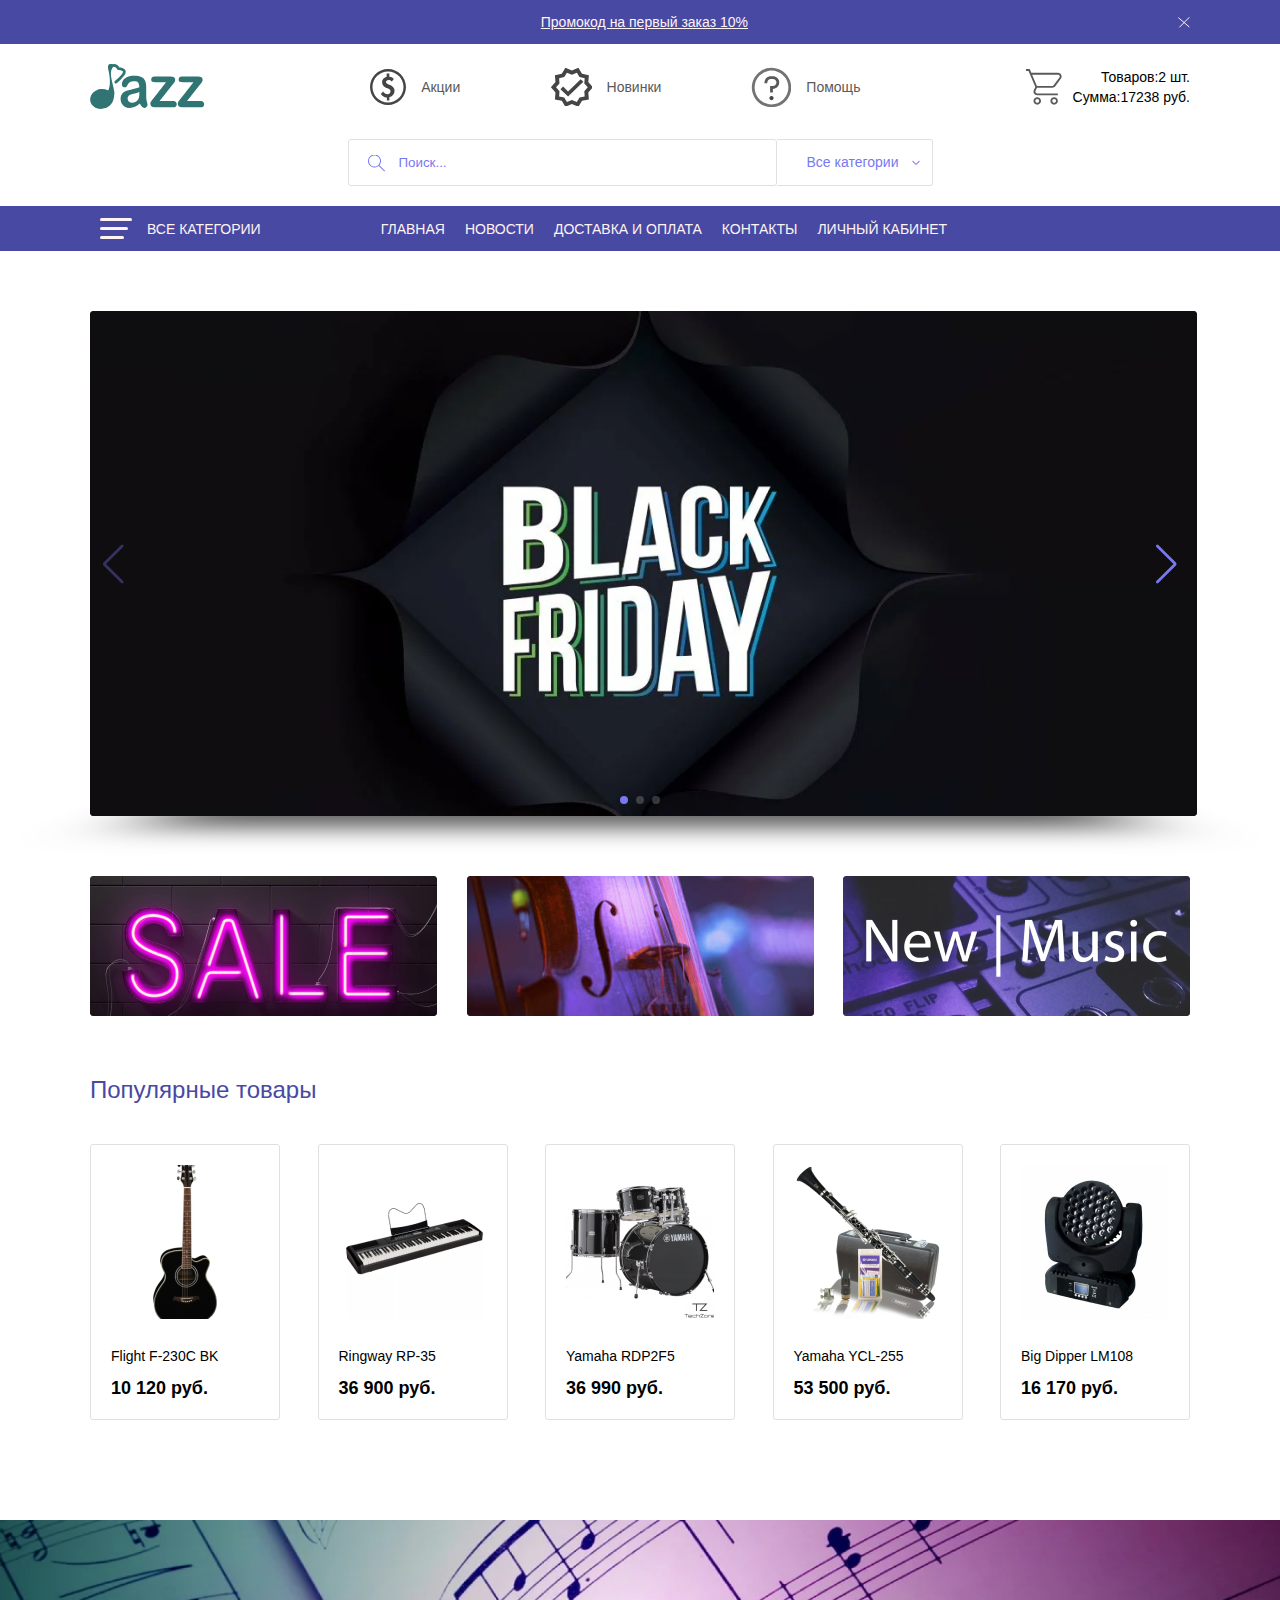
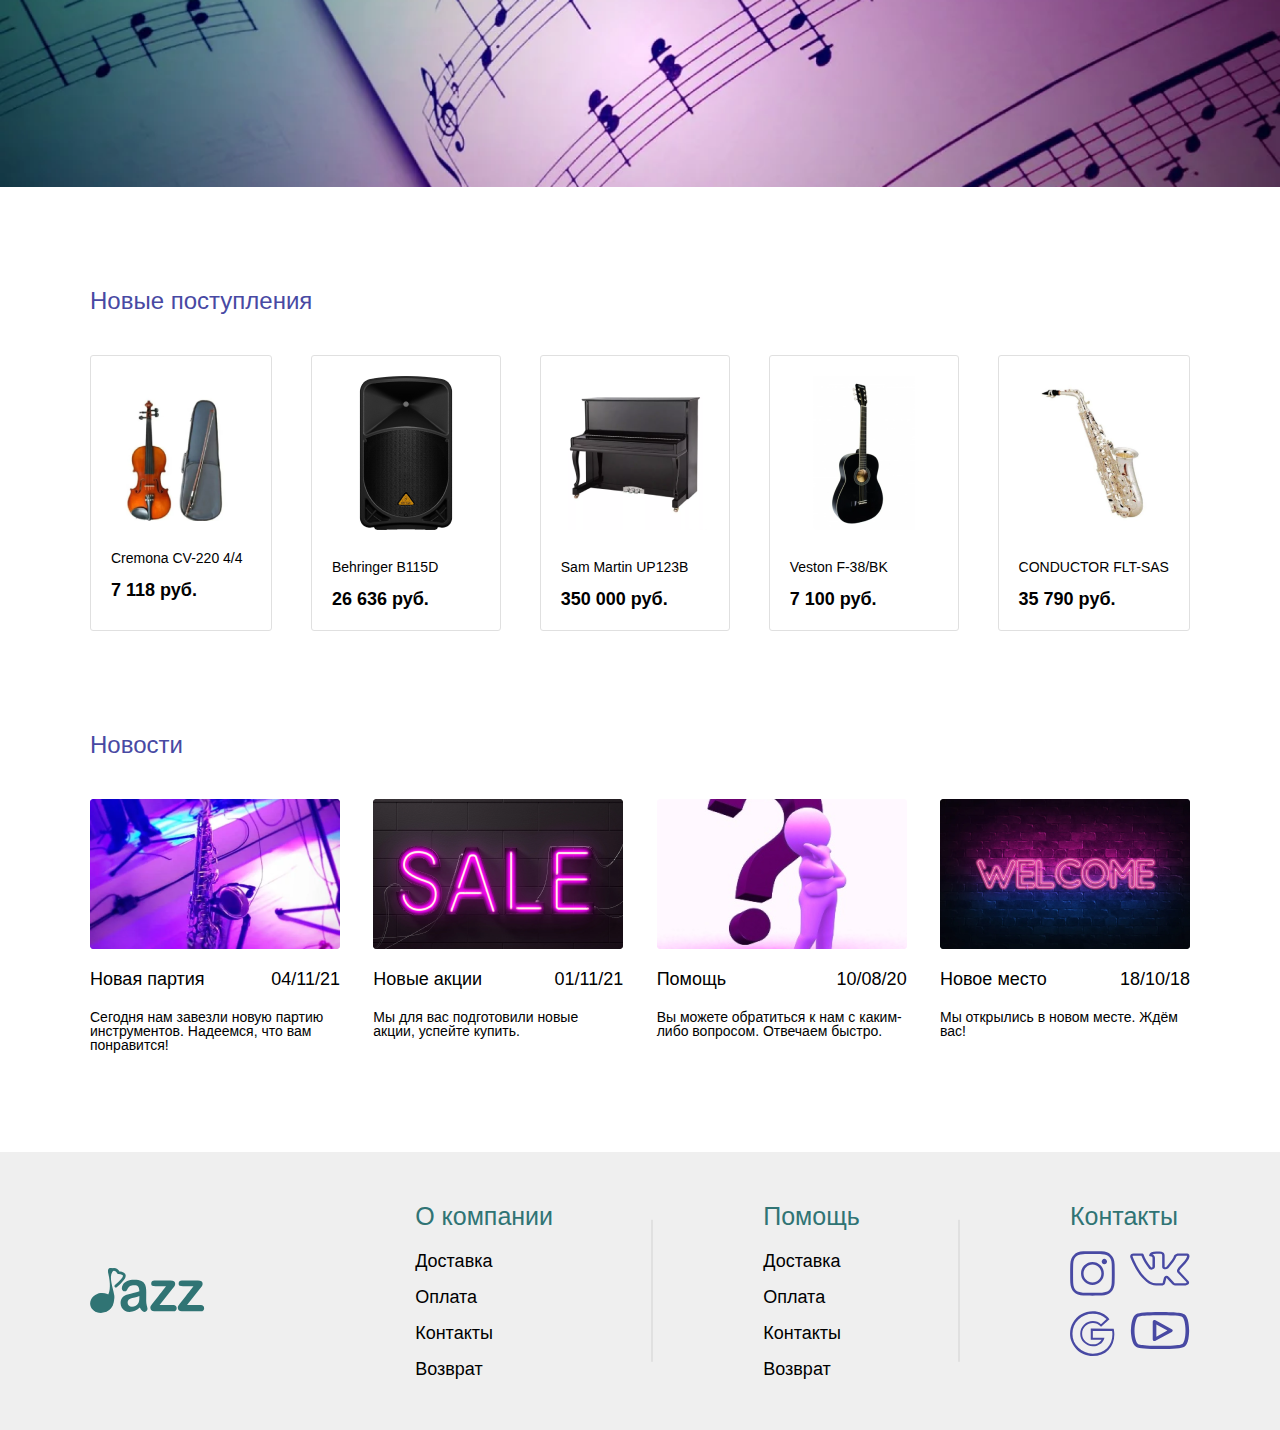
<file: index.html>
<!DOCTYPE html>
<html lang="ru">

<head>
	<meta charset="UTF-8">
	<meta http-equiv="X-UA-Compatible" content="IE=edge">
	<meta name="viewport" content="width=device-width, initial-scale=1.0">
	<link href="https://fonts.googleapis.com/css2?family=Roboto:wght@300;400;500;700&display=swap" rel="stylesheet">
	<link rel="stylesheet" href="https://unpkg.com/swiper@8/swiper-bundle.min.css" />
	<link rel="stylesheet" href="styles.css">
	<title>Главная</title>
</head>

<body>
	<div class="wrapper">
		<div class="advertising">
			<div class="container advertising__container">
				<a href="404.html" class="advertising__text">Промокод на первый заказ 10%</a>
				<img class="advertising__close" src="img/иконки/close.svg" alt="">
			</div>
		</div>
		<header class="header">
			<div class="header__container container">
				<div class="header__top">
					<a href="index.html" class="header__logo"><img src="img/logo.svg" alt=""></a>
					<div class="header__icons icons-header">
						<a href="##" class="icons-item icons-header__stock">Акции</a>
						<a href="##" class="icons-item icons-header__help">Новинки</a>
						<a href="##" class="icons-item icons-header__new">Помощь</a>
					</div>
					<a href="##" class="header__cart">
						<div class="header__cart-text">
							<p>Товаров:2 шт.</p>
							<p>Сумма:17238 руб.</p>
						</div>
					</a>
				</div>
				<div class="header__search search-header">
					<input type="text" placeholder="Поиск...">
					<a href="##" class="search-header__button">Все категории</a>
				</div>
			</div>
			<nav class="header__nav nav-header">
				<div class="nav-header__container container">
					<a href="##" class="nav-header__all">
						<img src="img/иконки/burger.svg" alt="">
						<p>ВСЕ КАТЕГОРИИ</p>
					</a>
					<ul class="nav-header__list">
						<li class="nav-header__item"><a href="index.html" class="nav-header__link">ГЛАВНАЯ</a></li>
						<li class="nav-header__item"><a href="новости.html" class="nav-header__link">НОВОСТИ</a></li>
						<li class="nav-header__item"><a href="доставка.html" class="nav-header__link">ДОСТАВКА И ОПЛАТА</a></li>
						<li class="nav-header__item"><a href="контакты.html" class="nav-header__link">КОНТАКТЫ</a></li>
						<li class="nav-header__item"><a href="регистрация.html" class="nav-header__link">ЛИЧНЫЙ КАБИНЕТ</a></li>
					</ul>
				</div>
			</nav>
		</header>
		<main class="main">
			<section class="advertisinggg">
				<div class="advertisinggg__container container">
					<div class="swiper">
						<div class="swiper-wrapper">
							<div class="swiper-slide">
								<img src="img/реклама/slide.png" alt="">
							</div>
							<div class="swiper-slide">
								<img src="img/реклама/slide.png" alt="">
							</div>
							<div class="swiper-slide">
								<img src="img/реклама/slide.png" alt="">
							</div>
						</div>
						<div class="swiper-pagination"></div>
						<div class="swiper-button-prev"></div>
						<div class="swiper-button-next"></div>
					</div>
					<div class="advertisinggg__row">
						<img src="img/реклама/sale.png" alt="">
						<img src="img/реклама/sale2.png" alt="">
						<img src="img/реклама/slide3.png" alt="">
					</div>
				</div>
			</section>
			<section class="popular">
				<div class="popular__container container">
					<p class="popular__title sect-title">Популярные товары</p>
					<div class="popular__inner card-inner">
						<div class="popular__card card-popular card">
							<img src="img/популярное/pop1.png" alt="" class="card-popular__img card__img">
							<p class="card-popular__name card__name">Flight F-230C BK</p>
							<p class="card-popular__price card__price">10 120 руб.</p>
						</div>
						<div class="popular__card card-popular card">
							<img src="img/популярное/pop2.png" alt="" class="card-popular__img card__img">
							<p class="card-popular__name card__name">Ringway RP-35</p>
							<p class="card-popular__price card__price">36 900 руб.</p>
						</div>
						<div class="popular__card card-popular card">
							<img src="img/популярное/pop3.png" alt="" class="card-popular__img card__img">
							<p class="card-popular__name card__name">Yamaha RDP2F5</p>
							<p class="card-popular__price card__price">36 990 руб.</p>
						</div>
						<div class="popular__card card-popular card">
							<img src="img/популярное/pop4.png" alt="" class="card-popular__img card__img">
							<p class="card-popular__name card__name">Yamaha YCL-255</p>
							<p class="card-popular__price card__price">53 500 руб.</p>
						</div>
						<div class="popular__card card-popular card">
							<img src="img/популярное/pop5.png" alt="" class="card-popular__img card__img">
							<p class="card-popular__name card__name">Big Dipper LM108</p>
							<p class="card-popular__price card__price">16 170 руб.</p>
						</div>
					</div>
				</div>
			</section>
			<img src="img/note.png" class="note" alt="">
			<section class="receipts">
				<div class="receipts__container container">
					<p class="receipts__title sect-title">Новые поступления</p>
					<div class="receipts__inner card-inner">
						<div class="receipts__card card-receipts card">
							<img src="img/поступления/receipts1.png" alt="" class="card-receipts__img card__img">
							<p class="card-receipts__name card__name">Cremona CV-220 4/4</p>
							<p class="card-receipts__price card__price">7 118 руб.</p>
						</div>
						<div class="receipts__card card-receipts card">
							<img src="img/поступления/receipts2.png" alt="" class="card-receipts__img card__img">
							<p class="card-receipts__name card__name">Behringer B115D</p>
							<p class="card-receipts__price card__price">26 636 руб.</p>
						</div>
						<div class="receipts__card card-receipts card">
							<img src="img/поступления/receipts3.png" alt="" class="card-receipts__img card__img">
							<p class="card-receipts__name card__name">Sam Martin UP123B</p>
							<p class="card-receipts__price card__price">350 000 руб.</p>
						</div>
						<a href="гитара.html" class="receipts__card card-receipts card">
							<img src="img/поступления/receipts4.png" alt="" class="card-receipts__img card__img">
							<p class="card-receipts__name card__name">Veston F-38/BK</p>
							<p class="card-receipts__price card__price">7 100 руб.</p>
						</a>
						<div class="receipts__card card-receipts card">
							<img src="img/поступления/receipts5.png" alt="" class="card-receipts__img card__img">
							<p class="card-receipts__name card__name">CONDUCTOR FLT-SAS</p>
							<p class="card-receipts__price card__price">35 790 руб.</p>
						</div>
					</div>
				</div>
			</section>
			<section class="news">
				<div class="news__container container">
					<p class="news__title sect-title">Новости</p>
					<div class="news__inner">
						<a href="страница новости.html" class="news__card card-news">
							<img src="img/новости/news1.png" class="card-news__img" alt="">
							<div class="card-news__name">
								<p>Новая партия</p><span class="card-news__date">04/11/21</span>
							</div>
							<p class="card-news__text">Сегодня нам завезли новую партию инструментов. Надеемся, что вам понравится!
							</p>
						</a>
						<a href="" class="news__card card-news">
							<img src="img/новости/news2.png" class="card-news__img" alt="">
							<div class="card-news__name">
								<p>Новые акции</p><span class="card-news__date">01/11/21</span>
							</div>
							<p class="card-news__text">Мы для вас подготовили новые акции, успейте купить.
							</p>
						</a>
						<a href="" class="news__card card-news">
							<img src="img/новости/news3.png" class="card-news__img" alt="">
							<div class="card-news__name">
								<p>Помощь</p><span class="card-news__date">10/08/20</span>
							</div>
							<p class="card-news__text">Вы можете обратиться к нам с каким-либо вопросом. Отвечаем быстро.
							</p>
						</a>
						<a href="" class="news__card card-news">
							<img src="img/новости/news4.png" class="card-news__img" alt="">
							<div class="card-news__name">
								<p>Новое место</p><span class="card-news__date">18/10/18</span>
							</div>
							<p class="card-news__text">Мы открылись в новом месте. Ждём вас!
							</p>
						</a>
					</div>
				</div>
			</section>
		</main>
		<footer class="footer">
			<div class="footer__container container">
				<a href="index.html" class="footer__logo"><img src="img/logo.svg" alt=""></a>
				<div class="footer__about">
					<p class="footer__name">О компании</p>
					<ul class="footer__list">
						<li class="footer__item"><a href="##" class="footer__link">Доставка</a></li>
						<li class="footer__item"><a href="##" class="footer__link">Оплата</a></li>
						<li class="footer__item"><a href="##" class="footer__link">Контакты</a></li>
						<li class="footer__item"><a href="##" class="footer__link">Возврат</a></li>
					</ul>
				</div>
				<div class="footer__help">
					<p class="footer__name">Помощь</p>
					<ul class="footer__list">
						<li class="footer__item"><a href="##" class="footer__link">Доставка</a></li>
						<li class="footer__item"><a href="##" class="footer__link">Оплата</a></li>
						<li class="footer__item"><a href="##" class="footer__link">Контакты</a></li>
						<li class="footer__item"><a href="##" class="footer__link">Возврат</a></li>
					</ul>
				</div>
				<div class="footer__socials socials-footer">
					<p class="footer__name">Контакты</p>
					<div class="socials-footer__inner">
						<a href="##"><img src="img/иконки/inst.svg" alt=""></a>
						<a href="##"><img src="img/иконки/vk.svg" alt=""></a>
						<a href="##"><img src="img/иконки/google.svg" alt=""></a>
						<a href="##"><img src="img/иконки/youtube.svg" alt=""></a>
					</div>
				</div>
			</div>
		</footer>
	</div>
	<script src="https://unpkg.com/swiper@8/swiper-bundle.min.js"></script>
	<script src="script.js"></script>
</body>

</html>
</file>
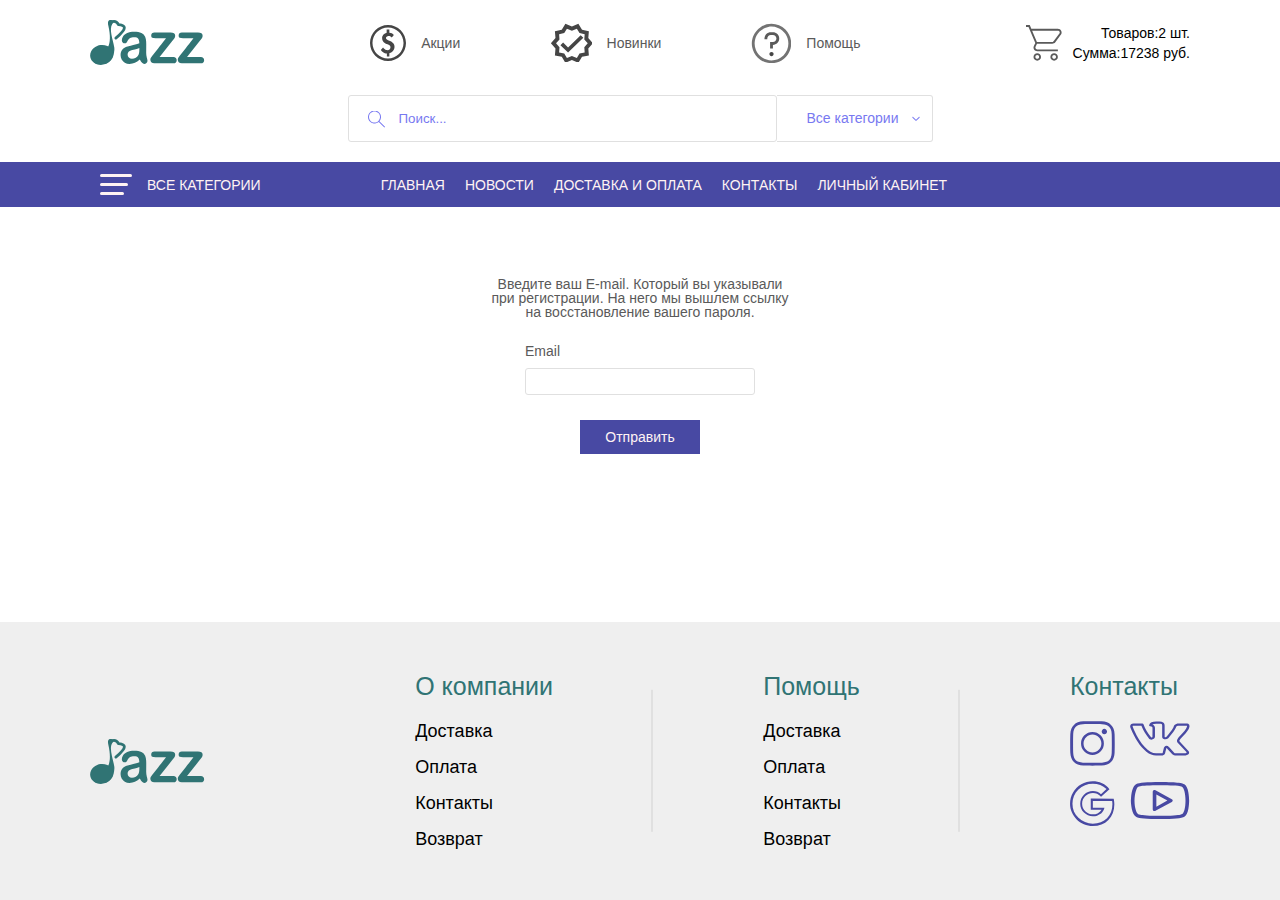
<file: восстановление.html>
<!DOCTYPE html>
<html lang="ru">

<head>
	<meta charset="UTF-8">
	<meta http-equiv="X-UA-Compatible" content="IE=edge">
	<meta name="viewport" content="width=device-width, initial-scale=1.0">
	<link href="https://fonts.googleapis.com/css2?family=Roboto:wght@300;400;500;700&display=swap" rel="stylesheet">
	<link rel="stylesheet" href="styles.css">
	<title>Восстановление пароля</title>
</head>

<body>
	<div class="wrapper">
		<header class="header">
			<div class="header__container container">
				<div class="header__top">
					<a href="index.html" class="header__logo"><img src="img/logo.svg" alt=""></a>
					<div class="header__icons icons-header">
						<a href="##" class="icons-item icons-header__stock">Акции</a>
						<a href="##" class="icons-item icons-header__help">Новинки</a>
						<a href="##" class="icons-item icons-header__new">Помощь</a>
					</div>
					<a href="##" class="header__cart">
						<div class="header__cart-text">
							<p>Товаров:2 шт.</p>
							<p>Сумма:17238 руб.</p>
						</div>
					</a>
				</div>
				<div class="header__search search-header">
					<input type="text" placeholder="Поиск...">
					<a href="##" class="search-header__button">Все категории</a>
				</div>
			</div>
			<nav class="header__nav nav-header">
				<div class="nav-header__container container">
					<a href="##" class="nav-header__all">
						<img src="img/иконки/burger.svg" alt="">
						<p>ВСЕ КАТЕГОРИИ</p>
					</a>
					<ul class="nav-header__list">
						<li class="nav-header__item"><a href="index.html" class="nav-header__link">ГЛАВНАЯ</a></li>
						<li class="nav-header__item"><a href="новости.html" class="nav-header__link">НОВОСТИ</a></li>
						<li class="nav-header__item"><a href="доставка.html" class="nav-header__link">ДОСТАВКА И ОПЛАТА</a></li>
						<li class="nav-header__item"><a href="контакты.html" class="nav-header__link">КОНТАКТЫ</a></li>
						<li class="nav-header__item"><a href="регистрация.html" class="nav-header__link">ЛИЧНЫЙ КАБИНЕТ</a></li>
					</ul>
				</div>
			</nav>
		</header>
		<main class="main">
			<section class="heal">
				<div class="heal__container container">
					<p class="heal__text">Введите ваш E-mail. Который вы указывали при регистрации. На него мы вышлем ссылку на
						восстановление вашего пароля.</p>
					<label class="reg-form__label heal-label">
						<p class="reg-form__name">Email</p>
						<input type="text" class="reg-form__input heal-input">
					</label>
					<a href="" class="reg-form__submit heal-button">Отправить</a>
				</div>
			</section>
		</main>
		<footer class="footer">
			<div class="footer__container container">
				<a href="index.html" class="footer__logo"><img src="img/logo.svg" alt=""></a>
				<div class="footer__about">
					<p class="footer__name">О компании</p>
					<ul class="footer__list">
						<li class="footer__item"><a href="##" class="footer__link">Доставка</a></li>
						<li class="footer__item"><a href="##" class="footer__link">Оплата</a></li>
						<li class="footer__item"><a href="##" class="footer__link">Контакты</a></li>
						<li class="footer__item"><a href="##" class="footer__link">Возврат</a></li>
					</ul>
				</div>
				<div class="footer__help">
					<p class="footer__name">Помощь</p>
					<ul class="footer__list">
						<li class="footer__item"><a href="##" class="footer__link">Доставка</a></li>
						<li class="footer__item"><a href="##" class="footer__link">Оплата</a></li>
						<li class="footer__item"><a href="##" class="footer__link">Контакты</a></li>
						<li class="footer__item"><a href="##" class="footer__link">Возврат</a></li>
					</ul>
				</div>
				<div class="footer__socials socials-footer">
					<p class="footer__name">Контакты</p>
					<div class="socials-footer__inner">
						<a href="##"><img src="img/иконки/inst.svg" alt=""></a>
						<a href="##"><img src="img/иконки/vk.svg" alt=""></a>
						<a href="##"><img src="img/иконки/google.svg" alt=""></a>
						<a href="##"><img src="img/иконки/youtube.svg" alt=""></a>
					</div>
				</div>
			</div>
		</footer>
	</div>
	<script src="script.js"></script>
</body>

</html>
</file>
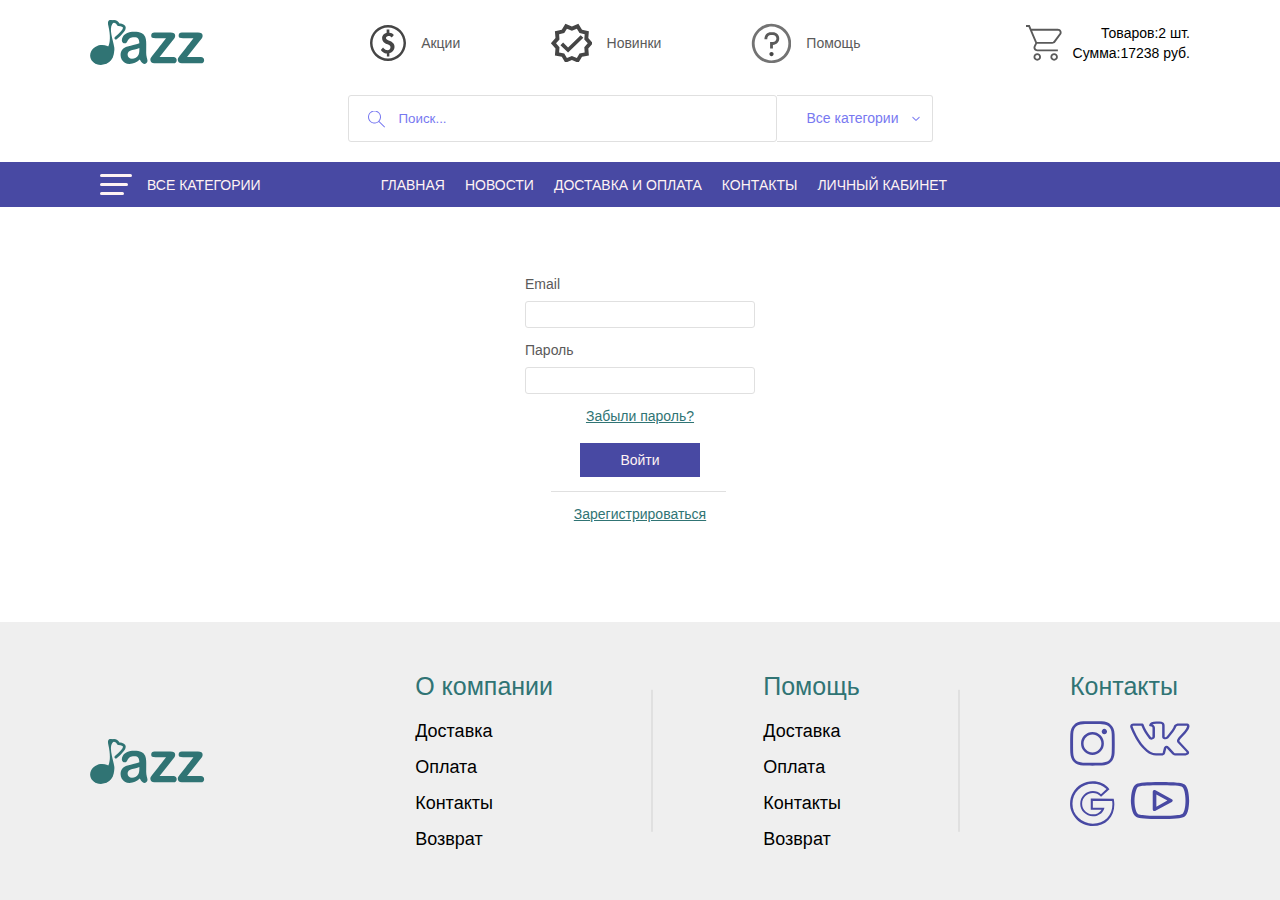
<file: вход.html>
<!DOCTYPE html>
<html lang="ru">

<head>
	<meta charset="UTF-8">
	<meta http-equiv="X-UA-Compatible" content="IE=edge">
	<meta name="viewport" content="width=device-width, initial-scale=1.0">
	<link href="https://fonts.googleapis.com/css2?family=Roboto:wght@300;400;500;700&display=swap" rel="stylesheet">
	<link rel="stylesheet" href="styles.css">
	<title>Вход</title>
</head>

<body>
	<div class="wrapper">
		<header class="header">
			<div class="header__container container">
				<div class="header__top">
					<a href="index.html" class="header__logo"><img src="img/logo.svg" alt=""></a>
					<div class="header__icons icons-header">
						<a href="##" class="icons-item icons-header__stock">Акции</a>
						<a href="##" class="icons-item icons-header__help">Новинки</a>
						<a href="##" class="icons-item icons-header__new">Помощь</a>
					</div>
					<a href="##" class="header__cart">
						<div class="header__cart-text">
							<p>Товаров:2 шт.</p>
							<p>Сумма:17238 руб.</p>
						</div>
					</a>
				</div>
				<div class="header__search search-header">
					<input type="text" placeholder="Поиск...">
					<a href="##" class="search-header__button">Все категории</a>
				</div>
			</div>
			<nav class="header__nav nav-header">
				<div class="nav-header__container container">
					<a href="##" class="nav-header__all">
						<img src="img/иконки/burger.svg" alt="">
						<p>ВСЕ КАТЕГОРИИ</p>
					</a>
					<ul class="nav-header__list">
						<li class="nav-header__item"><a href="index.html" class="nav-header__link">ГЛАВНАЯ</a></li>
						<li class="nav-header__item"><a href="новости.html" class="nav-header__link">НОВОСТИ</a></li>
						<li class="nav-header__item"><a href="доставка.html" class="nav-header__link">ДОСТАВКА И ОПЛАТА</a></li>
						<li class="nav-header__item"><a href="контакты.html" class="nav-header__link">КОНТАКТЫ</a></li>
						<li class="nav-header__item"><a href="вход.html" class="nav-header__link">ЛИЧНЫЙ КАБИНЕТ</a></li>
					</ul>
				</div>
			</nav>
		</header>
		<main class="main">
			<section class="login">
				<div class="login__container container">
					<form action="">
						<label class="reg-form__label login-label">
							<p class="reg-form__name">Email</p>
							<input type="text" class="reg-form__input">
						</label>
						<label class="reg-form__label login-label">
							<p class="reg-form__name">Пароль</p>
							<input type="password" class="reg-form__input">
						</label>
						<a href="восстановление.html" class="reg-form__forgot login-forgot">Забыли пароль?</a>
						<a href="личный кабинет.html" class="reg-form__submit login-button">Войти</a>
						<a href="регистрация.html" class="reg-form__forgot login-forgot">Зарегистрироваться</a>
					</form>
				</div>
			</section>
		</main>
		<footer class="footer">
			<div class="footer__container container">
				<a href="index.html" class="footer__logo"><img src="img/logo.svg" alt=""></a>
				<div class="footer__about">
					<p class="footer__name">О компании</p>
					<ul class="footer__list">
						<li class="footer__item"><a href="##" class="footer__link">Доставка</a></li>
						<li class="footer__item"><a href="##" class="footer__link">Оплата</a></li>
						<li class="footer__item"><a href="##" class="footer__link">Контакты</a></li>
						<li class="footer__item"><a href="##" class="footer__link">Возврат</a></li>
					</ul>
				</div>
				<div class="footer__help">
					<p class="footer__name">Помощь</p>
					<ul class="footer__list">
						<li class="footer__item"><a href="##" class="footer__link">Доставка</a></li>
						<li class="footer__item"><a href="##" class="footer__link">Оплата</a></li>
						<li class="footer__item"><a href="##" class="footer__link">Контакты</a></li>
						<li class="footer__item"><a href="##" class="footer__link">Возврат</a></li>
					</ul>
				</div>
				<div class="footer__socials socials-footer">
					<p class="footer__name">Контакты</p>
					<div class="socials-footer__inner">
						<a href="##"><img src="img/иконки/inst.svg" alt=""></a>
						<a href="##"><img src="img/иконки/vk.svg" alt=""></a>
						<a href="##"><img src="img/иконки/google.svg" alt=""></a>
						<a href="##"><img src="img/иконки/youtube.svg" alt=""></a>
					</div>
				</div>
			</div>
		</footer>
	</div>
	<script src="script.js"></script>
</body>

</html>
</file>
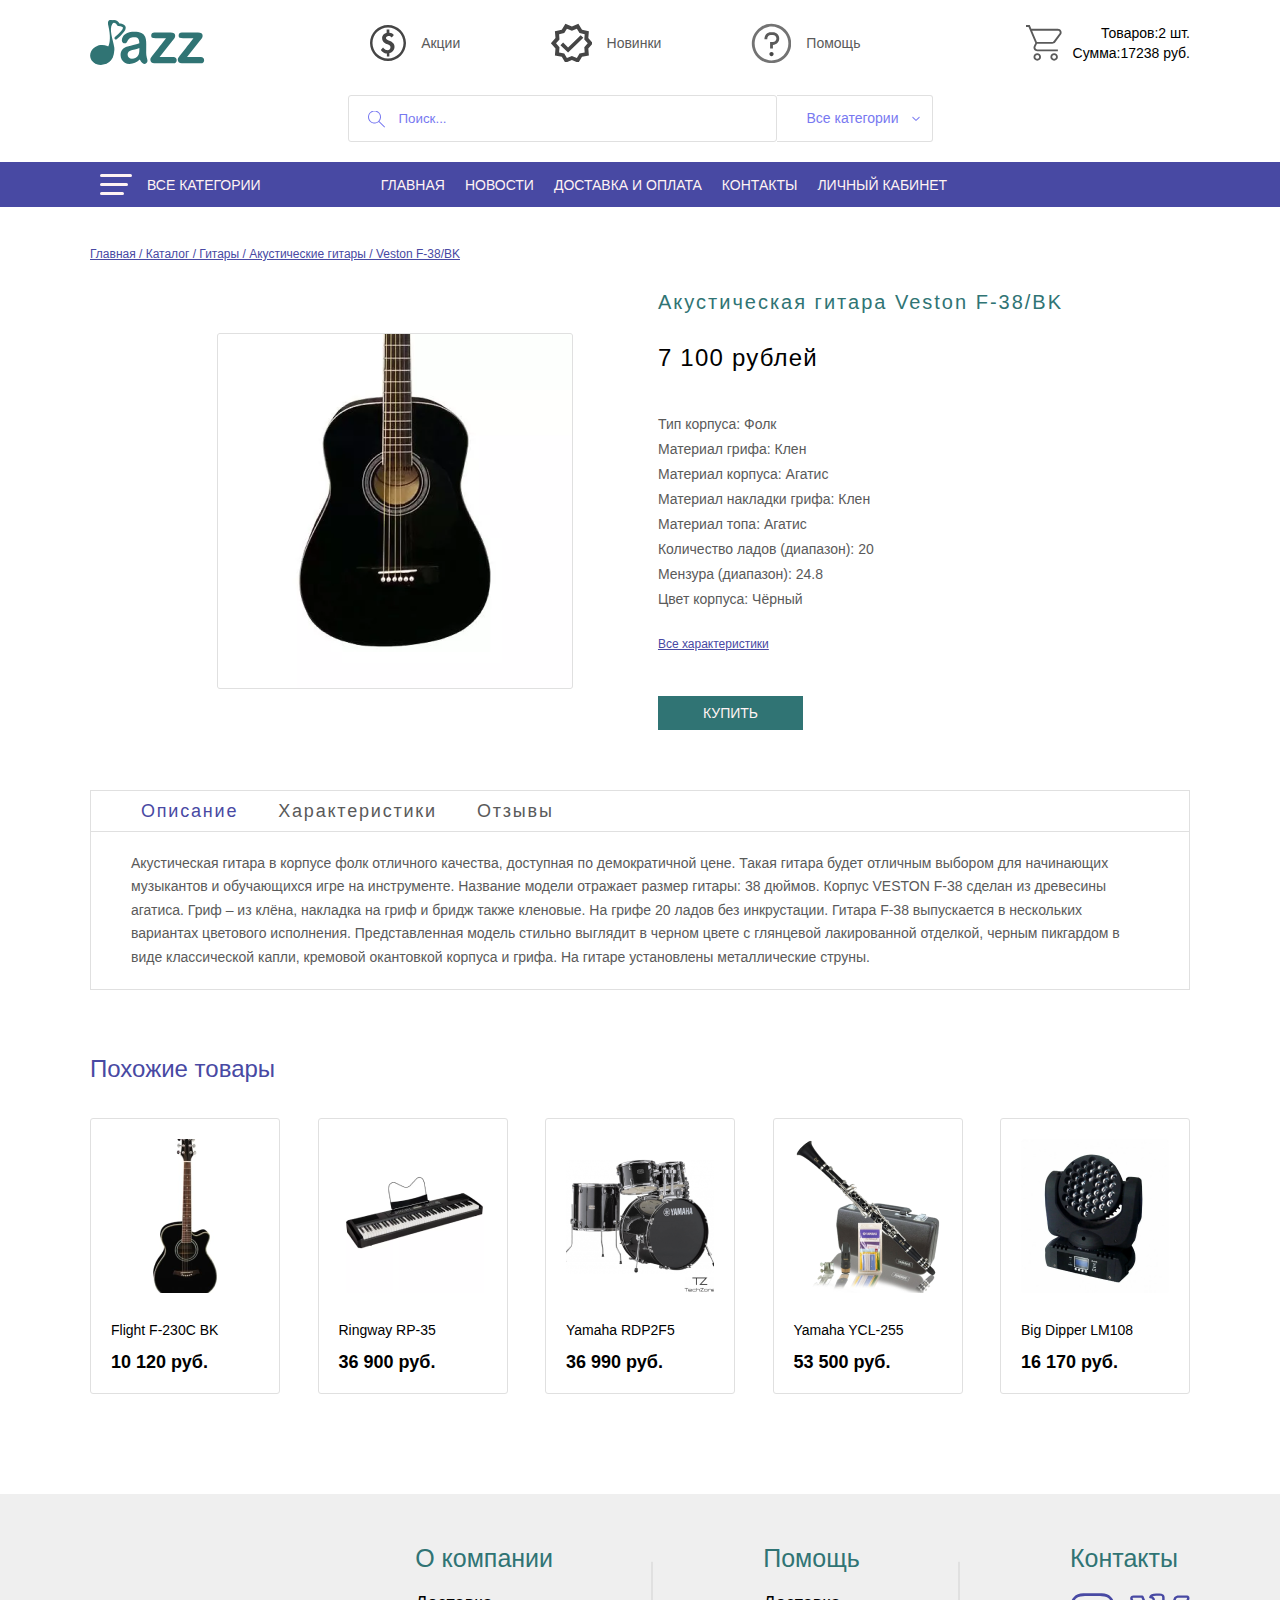
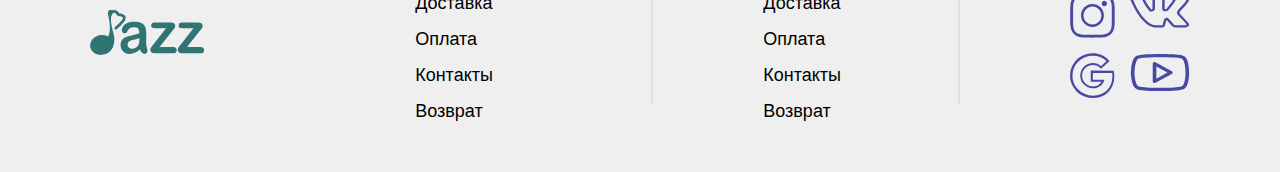
<file: гитара.html>
<!DOCTYPE html>
<html lang="ru">

<head>
	<meta charset="UTF-8">
	<meta http-equiv="X-UA-Compatible" content="IE=edge">
	<meta name="viewport" content="width=device-width, initial-scale=1.0">
	<link href="https://fonts.googleapis.com/css2?family=Roboto:wght@300;400;500;700&display=swap" rel="stylesheet">
	<link rel="stylesheet" href="styles.css">
	<title>Veston F-38/BK</title>
</head>

<body>
	<div class="wrapper">
		<header class="header">
			<div class="header__container container">
				<div class="header__top">
					<a href="index.html" class="header__logo"><img src="img/logo.svg" alt=""></a>
					<div class="header__icons icons-header">
						<a href="##" class="icons-item icons-header__stock">Акции</a>
						<a href="##" class="icons-item icons-header__help">Новинки</a>
						<a href="##" class="icons-item icons-header__new">Помощь</a>
					</div>
					<a href="##" class="header__cart">
						<div class="header__cart-text">
							<p>Товаров:2 шт.</p>
							<p>Сумма:17238 руб.</p>
						</div>
					</a>
				</div>
				<div class="header__search search-header">
					<input type="text" placeholder="Поиск...">
					<a href="##" class="search-header__button">Все категории</a>
				</div>
			</div>
			<nav class="header__nav nav-header">
				<div class="nav-header__container container">
					<a href="##" class="nav-header__all">
						<img src="img/иконки/burger.svg" alt="">
						<p>ВСЕ КАТЕГОРИИ</p>
					</a>
					<ul class="nav-header__list">
						<li class="nav-header__item"><a href="index.html" class="nav-header__link">ГЛАВНАЯ</a></li>
						<li class="nav-header__item"><a href="новости.html" class="nav-header__link">НОВОСТИ</a></li>
						<li class="nav-header__item"><a href="доставка.html" class="nav-header__link">ДОСТАВКА И ОПЛАТА</a></li>
						<li class="nav-header__item"><a href="контакты.html" class="nav-header__link">КОНТАКТЫ</a></li>
						<li class="nav-header__item"><a href="регистрация.html" class="nav-header__link">ЛИЧНЫЙ КАБИНЕТ</a></li>
					</ul>
				</div>
			</nav>
		</header>
		<main class="main">
			<section class="guitar">
				<div class="guitar__container container">
					<p class="pages-nav">Главная / Каталог / Гитары / Акустические гитары / Veston F-38/BK</p>
					<div class="guitar__inner">
						<img src="img/gitara.png" alt="">
						<div class="guitar__desc desc-guitar">
							<p class="desc-guitar__name">Акустическая гитара Veston F-38/BK</p>
							<p class="desc-guitar__price">7 100 рублей</p>
							<p class="desc-guitar__text">Тип корпуса: Фолк</p>
							<p class="desc-guitar__text">Материал грифа: Клен</p>
							<p class="desc-guitar__text">Материал корпуса: Агатис</p>
							<p class="desc-guitar__text">Материал накладки грифа: Клен</p>
							<p class="desc-guitar__text">Материал топа: Агатис</p>
							<p class="desc-guitar__text">Количество ладов (диапазон): 20</p>
							<p class="desc-guitar__text">Мензура (диапазон): 24.8</p>
							<p class="desc-guitar__text">Цвет корпуса: Чёрный</p>
							<a href="##" class="desc-guitar__all">Все характеристики</a>
							<a href="##" class="desc-guitar__button">КУПИТЬ</a>
						</div>
					</div>
					<div class="guitar__charact charact-guitar">
						<div class="charact-guitar__nav">
							<a href="##" class="link-active">Описание</a>
							<a href="##">Характеристики</a>
							<a href="##">Отзывы</a>
						</div>
						<div class="charact-guitar__content">
							<p>Акустическая гитара в корпусе фолк отличного качества, доступная по демократичной цене. Такая гитара
								будет отличным выбором для начинающих музыкантов и обучающихся игре на инструменте.
								Название модели отражает размер гитары: 38 дюймов. Корпус VESTON F-38 сделан из древесины агатиса. Гриф
								– из клёна, накладка на гриф и бридж также кленовые. На грифе 20 ладов без инкрустации. Гитара F-38
								выпускается в нескольких вариантах цветового исполнения. Представленная модель стильно выглядит в черном
								цвете с глянцевой лакированной отделкой, черным пикгардом в виде классической капли, кремовой окантовкой
								корпуса и грифа. На гитаре установлены металлические струны.</p>
						</div>
					</div>
					<p class="guitar__same">Похожие товары</p>
					<div class="guitar__same-inner inner-same">
						<div class="same__inner card-inner">
							<div class="same__card card-same card">
								<img src="img/популярное/pop1.png" alt="" class="card-same__img card__img">
								<p class="card-same__name card__name">Flight F-230C BK</p>
								<p class="card-same__price card__price">10 120 руб.</p>
							</div>
							<div class="same__card card-same card">
								<img src="img/популярное/pop2.png" alt="" class="card-same__img card__img">
								<p class="card-same__name card__name">Ringway RP-35</p>
								<p class="card-same__price card__price">36 900 руб.</p>
							</div>
							<div class="same__card card-same card">
								<img src="img/популярное/pop3.png" alt="" class="card-same__img card__img">
								<p class="card-same__name card__name">Yamaha RDP2F5</p>
								<p class="card-same__price card__price">36 990 руб.</p>
							</div>
							<div class="same__card card-same card">
								<img src="img/популярное/pop4.png" alt="" class="card-same__img card__img">
								<p class="card-same__name card__name">Yamaha YCL-255</p>
								<p class="card-same__price card__price">53 500 руб.</p>
							</div>
							<div class="same__card card-same card">
								<img src="img/популярное/pop5.png" alt="" class="card-same__img card__img">
								<p class="card-same__name card__name">Big Dipper LM108</p>
								<p class="card-same__price card__price">16 170 руб.</p>
							</div>
						</div>
					</div>
			</section>
		</main>
		<footer class="footer">
			<div class="footer__container container">
				<a href="index.html" class="footer__logo"><img src="img/logo.svg" alt=""></a>
				<div class="footer__about">
					<p class="footer__name">О компании</p>
					<ul class="footer__list">
						<li class="footer__item"><a href="##" class="footer__link">Доставка</a></li>
						<li class="footer__item"><a href="##" class="footer__link">Оплата</a></li>
						<li class="footer__item"><a href="##" class="footer__link">Контакты</a></li>
						<li class="footer__item"><a href="##" class="footer__link">Возврат</a></li>
					</ul>
				</div>
				<div class="footer__help">
					<p class="footer__name">Помощь</p>
					<ul class="footer__list">
						<li class="footer__item"><a href="##" class="footer__link">Доставка</a></li>
						<li class="footer__item"><a href="##" class="footer__link">Оплата</a></li>
						<li class="footer__item"><a href="##" class="footer__link">Контакты</a></li>
						<li class="footer__item"><a href="##" class="footer__link">Возврат</a></li>
					</ul>
				</div>
				<div class="footer__socials socials-footer">
					<p class="footer__name">Контакты</p>
					<div class="socials-footer__inner">
						<a href="##"><img src="img/иконки/inst.svg" alt=""></a>
						<a href="##"><img src="img/иконки/vk.svg" alt=""></a>
						<a href="##"><img src="img/иконки/google.svg" alt=""></a>
						<a href="##"><img src="img/иконки/youtube.svg" alt=""></a>
					</div>
				</div>
			</div>
		</footer>
	</div>
	<script src="script.js"></script>
</body>

</html>
</file>
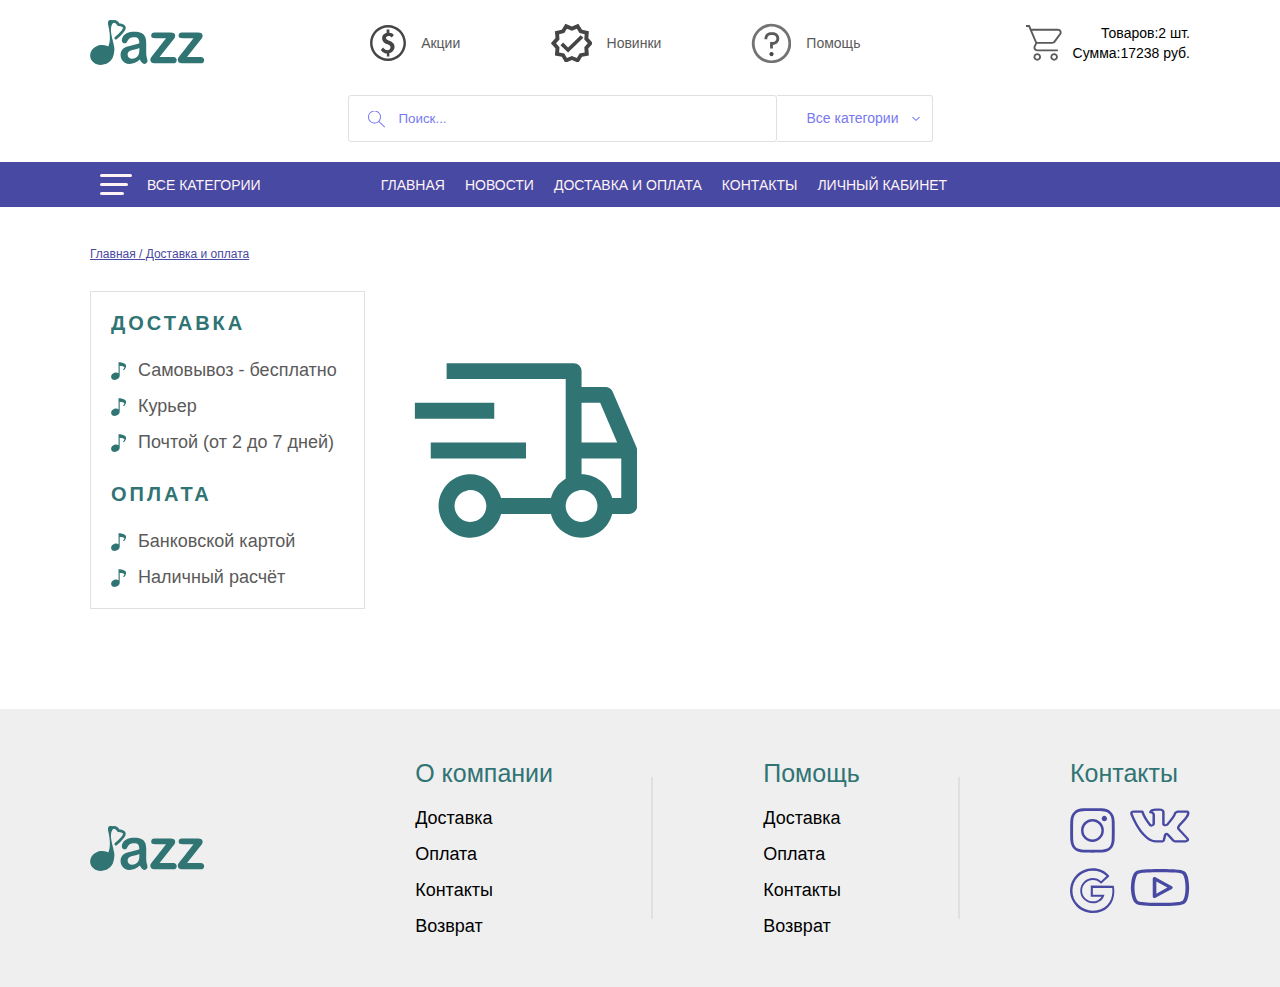
<file: доставка.html>
<!DOCTYPE html>
<html lang="ru">
<head>
	<meta charset="UTF-8">
	<meta http-equiv="X-UA-Compatible" content="IE=edge">
	<meta name="viewport" content="width=device-width, initial-scale=1.0">
	<link href="https://fonts.googleapis.com/css2?family=Roboto:wght@300;400;500;700&display=swap" rel="stylesheet">
	<link rel="stylesheet" href="styles.css">
	<title>Доставка</title>
</head>
<body>
	<div class="wrapper">
		<header class="header">
			<div class="header__container container">
				<div class="header__top">
					<a href="index.html" class="header__logo"><img src="img/logo.svg" alt=""></a>
					<div class="header__icons icons-header">
						<a href="##" class="icons-item icons-header__stock">Акции</a>
						<a href="##" class="icons-item icons-header__help">Новинки</a>
						<a href="##" class="icons-item icons-header__new">Помощь</a>
					</div>
					<a href="##" class="header__cart">
						<div class="header__cart-text">
							<p>Товаров:2 шт.</p>
							<p>Сумма:17238 руб.</p>
						</div>
					</a>
				</div>
				<div class="header__search search-header">
					<input type="text" placeholder="Поиск...">
					<a href="##" class="search-header__button">Все категории</a>
				</div>
			</div>
			<nav class="header__nav nav-header">
				<div class="nav-header__container container">
					<a href="##" class="nav-header__all">
						<img src="img/иконки/burger.svg" alt="">
						<p>ВСЕ КАТЕГОРИИ</p>
					</a>
					<ul class="nav-header__list">
						<li class="nav-header__item"><a href="index.html" class="nav-header__link">ГЛАВНАЯ</a></li>
						<li class="nav-header__item"><a href="новости.html" class="nav-header__link">НОВОСТИ</a></li>
						<li class="nav-header__item"><a href="доставка.html" class="nav-header__link">ДОСТАВКА И ОПЛАТА</a></li>
						<li class="nav-header__item"><a href="контакты.html" class="nav-header__link">КОНТАКТЫ</a></li>
						<li class="nav-header__item"><a href="регистрация.html" class="nav-header__link">ЛИЧНЫЙ КАБИНЕТ</a></li>
					</ul>
				</div>
			</nav>
		</header>
		<main class="main">
			<section class="delivery">
				<div class="delivery__container container">
					<p class="pages-nav">Главная  /  Доставка и оплата</p>
					<div class="delivery__inner">
						<p class="delivery-title">ДОСТАВКА</p>
						<ul class="delivery__list">
							<li class="delivery__item">Самовывоз - бесплатно</li>
							<li class="delivery__item">Курьер</li>
							<li class="delivery__item">Почтой (от 2 до 7 дней)</li>
						</ul>
						<p class="delivery-title">ОПЛАТА</p>
						<ul class="delivery__list">
							<li class="delivery__item">Банковской картой</li>
							<li class="delivery__item">Наличный расчёт</li>
						</ul>
					</div>
				</div>
			</section>
		</main>
		<footer class="footer">
			<div class="footer__container container">
				<a href="index.html" class="footer__logo"><img src="img/logo.svg" alt=""></a>
				<div class="footer__about">
					<p class="footer__name">О компании</p>
					<ul class="footer__list">
						<li class="footer__item"><a href="##" class="footer__link">Доставка</a></li>
						<li class="footer__item"><a href="##" class="footer__link">Оплата</a></li>
						<li class="footer__item"><a href="##" class="footer__link">Контакты</a></li>
						<li class="footer__item"><a href="##" class="footer__link">Возврат</a></li>
					</ul>
				</div>
				<div class="footer__help">
					<p class="footer__name">Помощь</p>
					<ul class="footer__list">
						<li class="footer__item"><a href="##" class="footer__link">Доставка</a></li>
						<li class="footer__item"><a href="##" class="footer__link">Оплата</a></li>
						<li class="footer__item"><a href="##" class="footer__link">Контакты</a></li>
						<li class="footer__item"><a href="##" class="footer__link">Возврат</a></li>
					</ul>
				</div>
				<div class="footer__socials socials-footer">
					<p class="footer__name">Контакты</p>
					<div class="socials-footer__inner">
						<a href="##"><img src="img/иконки/inst.svg" alt=""></a>
						<a href="##"><img src="img/иконки/vk.svg" alt=""></a>
						<a href="##"><img src="img/иконки/google.svg" alt=""></a>
						<a href="##"><img src="img/иконки/youtube.svg" alt=""></a>
					</div>
				</div>
			</div>
		</footer>
	</div>
	<script src="script.js"></script>
</body>
</html>
</file>
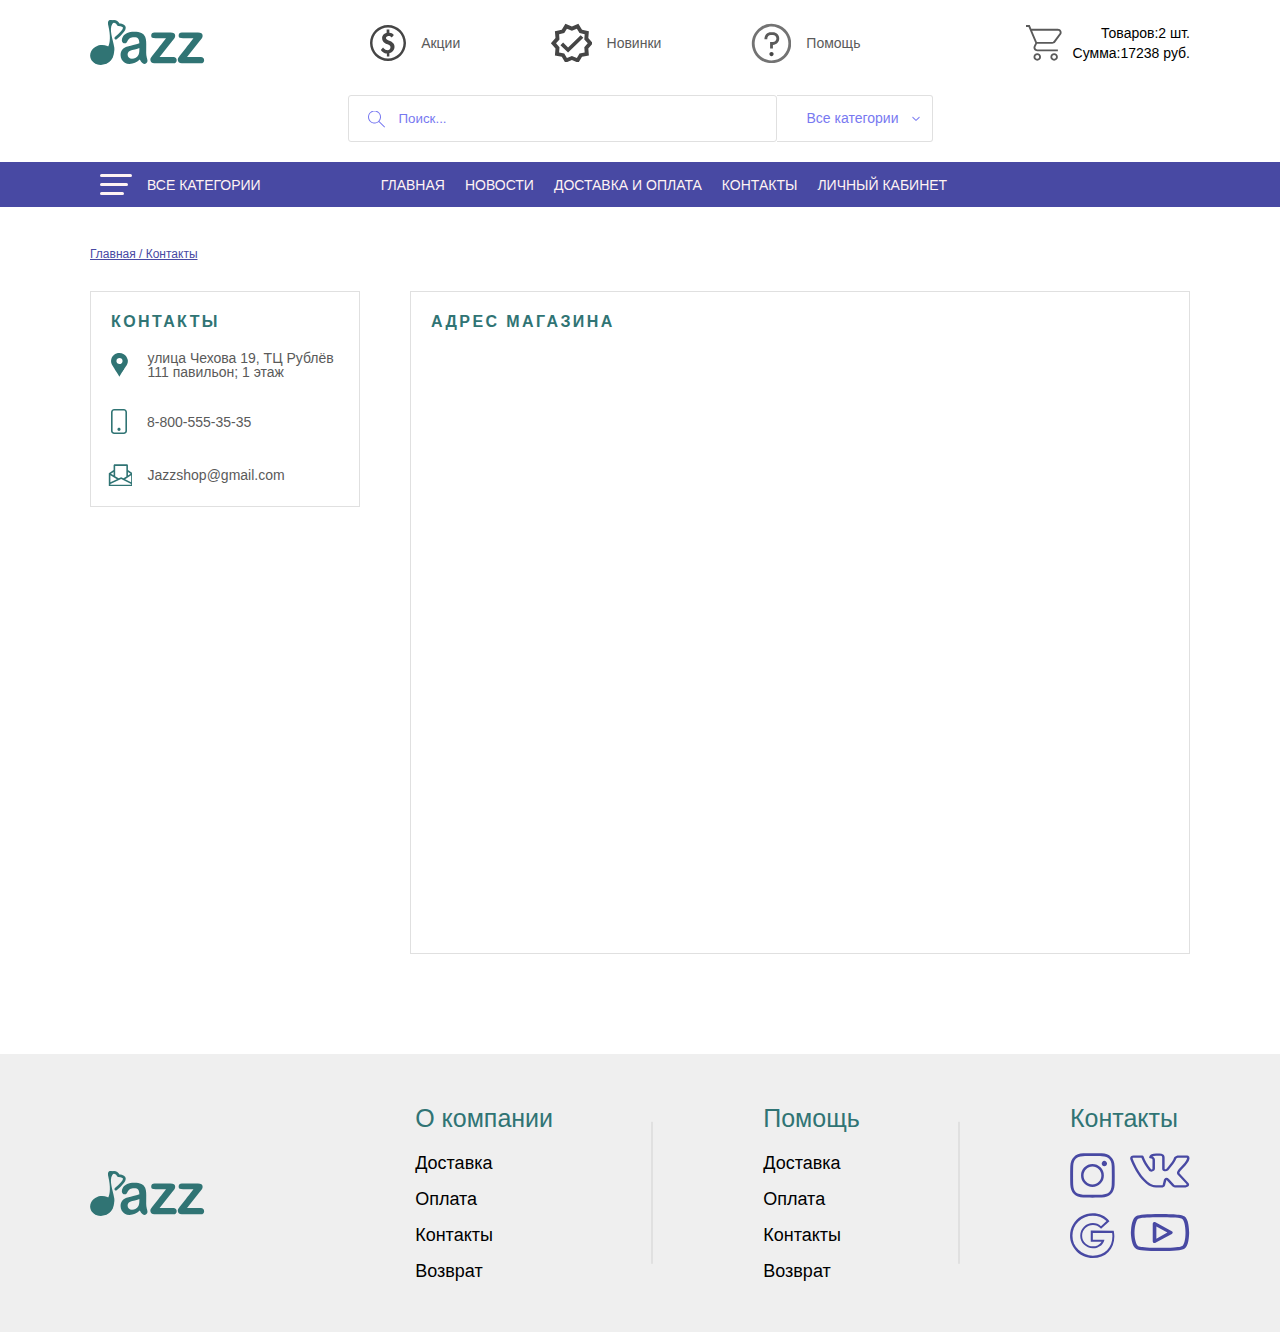
<file: контакты.html>
<!DOCTYPE html>
<html lang="ru">

<head>
	<meta charset="UTF-8">
	<meta http-equiv="X-UA-Compatible" content="IE=edge">
	<meta name="viewport" content="width=device-width, initial-scale=1.0">
	<title>Контакты</title>
	<link href="https://fonts.googleapis.com/css2?family=Roboto:wght@300;400;500;700&display=swap" rel="stylesheet">
	<link rel="stylesheet" href="styles.css">
</head>

<body>
	<div class="wrapper">
		<header class="header">
			<div class="header__container container">
				<div class="header__top">
					<a href="index.html" class="header__logo"><img src="img/logo.svg" alt=""></a>
					<div class="header__icons icons-header">
						<a href="##" class="icons-item icons-header__stock">Акции</a>
						<a href="##" class="icons-item icons-header__help">Новинки</a>
						<a href="##" class="icons-item icons-header__new">Помощь</a>
					</div>
					<a href="##" class="header__cart">
						<div class="header__cart-text">
							<p>Товаров:2 шт.</p>
							<p>Сумма:17238 руб.</p>
						</div>
					</a>
				</div>
				<div class="header__search search-header">
					<input type="text" placeholder="Поиск...">
					<a href="##" class="search-header__button">Все категории</a>
				</div>
			</div>
			<nav class="header__nav nav-header">
				<div class="nav-header__container container">
					<a href="##" class="nav-header__all">
						<img src="img/иконки/burger.svg" alt="">
						<p>ВСЕ КАТЕГОРИИ</p>
					</a>
					<ul class="nav-header__list">
						<li class="nav-header__item"><a href="index.html" class="nav-header__link">ГЛАВНАЯ</a></li>
						<li class="nav-header__item"><a href="новости.html" class="nav-header__link">НОВОСТИ</a></li>
						<li class="nav-header__item"><a href="доставка.html" class="nav-header__link">ДОСТАВКА И ОПЛАТА</a></li>
						<li class="nav-header__item"><a href="контакты.html" class="nav-header__link">КОНТАКТЫ</a></li>
						<li class="nav-header__item"><a href="регистрация.html" class="nav-header__link">ЛИЧНЫЙ КАБИНЕТ</a></li>
					</ul>
				</div>
			</nav>
		</header>
		<main class="main">
			<section class="contacts">
				<div class="contacts__container container">
					<p class="pages-nav">Главная / Контакты</p>
					<div class="contacts__inner">
						<div class="contacts__list">
							<p class="contacts-title">КОНТАКТЫ</p>
							<ul>
								<li class="contacts__item contacts-address">​улица Чехова 19, ТЦ Рублёв ​​<br>111 павильон; 1 этаж</li>
								<li class="contacts__item contacts-phone">8-800-555-35-35</li>
								<li class="contacts__item contacts-mail">Jazzshop@gmail.com</li>
							</ul>
						</div>
						<div class="contacts__geo">
							<p class="contacts-title">Адрес магазина</p>
							<div class="contacts__geo-wrapper">
								<iframe class="contacts-map" src="https://www.google.com/maps/d/u/0/embed?mid=1HeC8_TyYH-JZzvoXzKi9DDvQyP1OIylP&ehbc=2E312F"
								></iframe>
							</div>
						</div>
					</div>
				</div>
			</section>
		</main>
		<footer class="footer">
			<div class="footer__container container">
				<a href="index.html" class="footer__logo"><img src="img/logo.svg" alt=""></a>
				<div class="footer__about">
					<p class="footer__name">О компании</p>
					<ul class="footer__list">
						<li class="footer__item"><a href="##" class="footer__link">Доставка</a></li>
						<li class="footer__item"><a href="##" class="footer__link">Оплата</a></li>
						<li class="footer__item"><a href="##" class="footer__link">Контакты</a></li>
						<li class="footer__item"><a href="##" class="footer__link">Возврат</a></li>
					</ul>
				</div>
				<div class="footer__help">
					<p class="footer__name">Помощь</p>
					<ul class="footer__list">
						<li class="footer__item"><a href="##" class="footer__link">Доставка</a></li>
						<li class="footer__item"><a href="##" class="footer__link">Оплата</a></li>
						<li class="footer__item"><a href="##" class="footer__link">Контакты</a></li>
						<li class="footer__item"><a href="##" class="footer__link">Возврат</a></li>
					</ul>
				</div>
				<div class="footer__socials socials-footer">
					<p class="footer__name">Контакты</p>
					<div class="socials-footer__inner">
						<a href="##"><img src="img/иконки/inst.svg" alt=""></a>
						<a href="##"><img src="img/иконки/vk.svg" alt=""></a>
						<a href="##"><img src="img/иконки/google.svg" alt=""></a>
						<a href="##"><img src="img/иконки/youtube.svg" alt=""></a>
					</div>
				</div>
			</div>
		</footer>
	</div>
	<script src="script.js"></script>
</body>

</html>
</file>
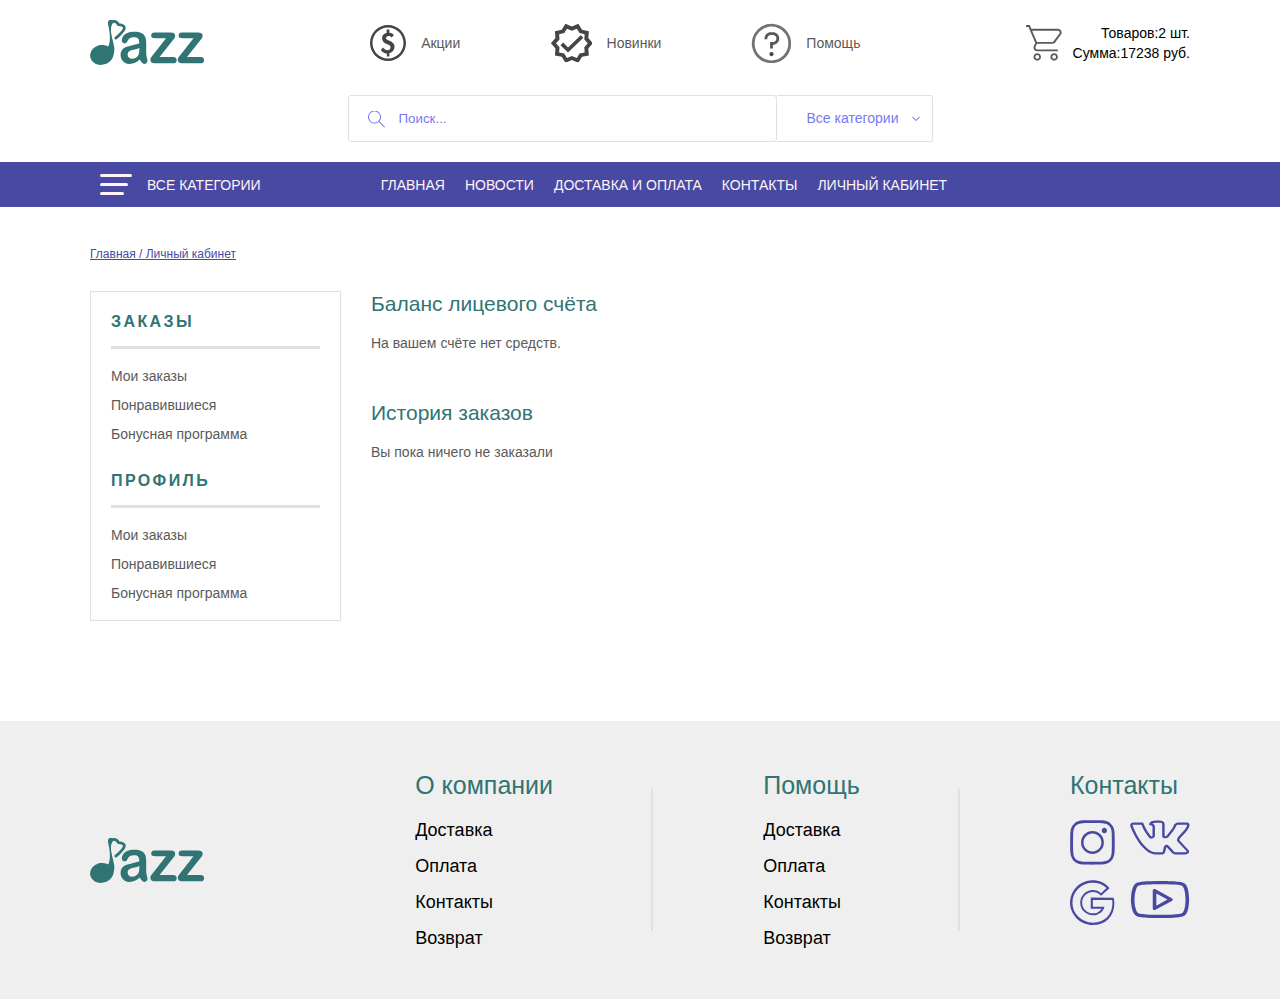
<file: личный кабинет.html>
<!DOCTYPE html>
<html lang="ru">

<head>
	<meta charset="UTF-8">
	<meta http-equiv="X-UA-Compatible" content="IE=edge">
	<meta name="viewport" content="width=device-width, initial-scale=1.0">
	<link href="https://fonts.googleapis.com/css2?family=Roboto:wght@300;400;500;700&display=swap" rel="stylesheet">
	<link rel="stylesheet" href="styles.css">
	<title>Личный кабинет</title>
</head>

<body>
	<div class="wrapper">
		<header class="header">
			<div class="header__container container">
				<div class="header__top">
					<a href="index.html" class="header__logo"><img src="img/logo.svg" alt=""></a>
					<div class="header__icons icons-header">
						<a href="##" class="icons-item icons-header__stock">Акции</a>
						<a href="##" class="icons-item icons-header__help">Новинки</a>
						<a href="##" class="icons-item icons-header__new">Помощь</a>
					</div>
					<a href="##" class="header__cart">
						<div class="header__cart-text">
							<p>Товаров:2 шт.</p>
							<p>Сумма:17238 руб.</p>
						</div>
					</a>
				</div>
				<div class="header__search search-header">
					<input type="text" placeholder="Поиск...">
					<a href="##" class="search-header__button">Все категории</a>
				</div>
			</div>
			<nav class="header__nav nav-header">
				<div class="nav-header__container container">
					<a href="##" class="nav-header__all">
						<img src="img/иконки/burger.svg" alt="">
						<p>ВСЕ КАТЕГОРИИ</p>
					</a>
					<ul class="nav-header__list">
						<li class="nav-header__item"><a href="index.html" class="nav-header__link">ГЛАВНАЯ</a></li>
						<li class="nav-header__item"><a href="новости.html" class="nav-header__link">НОВОСТИ</a></li>
						<li class="nav-header__item"><a href="доставка.html" class="nav-header__link">ДОСТАВКА И ОПЛАТА</a></li>
						<li class="nav-header__item"><a href="контакты.html" class="nav-header__link">КОНТАКТЫ</a></li>
						<li class="nav-header__item"><a href="личный кабинет.html" class="nav-header__link">ЛИЧНЫЙ КАБИНЕТ</a></li>
					</ul>
				</div>
			</nav>
		</header>
		<main class="main">
			<section class="lk">
				<div class="lk__container container">
					<p class="pages-nav">Главная / Личный кабинет</p>
					<div class="lk__inner">
						<div class="lk__board board-lk">
							<p class="board-lk__title">ЗАКАЗЫ</p>
							<ul class="board-lk__list">
								<li class="board-lk__item"><a href="##" class="board-lk__link">Мои заказы</a></li>
								<li class="board-lk__item"><a href="##" class="board-lk__link">Понравившиеся</a></li>
								<li class="board-lk__item"><a href="##" class="board-lk__link">Бонусная программа</a></li>
							</ul>
							<p class="board-lk__title">ПРОФИЛЬ</p>
							<ul class="board-lk__list">
								<li class="board-lk__item"><a href="##" class="board-lk__link">Мои заказы</a></li>
								<li class="board-lk__item"><a href="##" class="board-lk__link">Понравившиеся</a></li>
								<li class="board-lk__item"><a href="##" class="board-lk__link">Бонусная программа</a></li>
							</ul>
						</div>
						<div class="lk__content content-lk">
							<p class="content-lk__title">Баланс лицевого счёта</p>
							<p class="content-lk__text">На вашем счёте нет средств.</p>
							<p class="content-lk__title">История заказов</p>
							<p class="content-lk__text">Вы пока ничего не заказали</p>
						</div>
					</div>
				</div>
			</section>
		</main>
		<footer class="footer">
			<div class="footer__container container">
				<a href="index.html" class="footer__logo"><img src="img/logo.svg" alt=""></a>
				<div class="footer__about">
					<p class="footer__name">О компании</p>
					<ul class="footer__list">
						<li class="footer__item"><a href="##" class="footer__link">Доставка</a></li>
						<li class="footer__item"><a href="##" class="footer__link">Оплата</a></li>
						<li class="footer__item"><a href="##" class="footer__link">Контакты</a></li>
						<li class="footer__item"><a href="##" class="footer__link">Возврат</a></li>
					</ul>
				</div>
				<div class="footer__help">
					<p class="footer__name">Помощь</p>
					<ul class="footer__list">
						<li class="footer__item"><a href="##" class="footer__link">Доставка</a></li>
						<li class="footer__item"><a href="##" class="footer__link">Оплата</a></li>
						<li class="footer__item"><a href="##" class="footer__link">Контакты</a></li>
						<li class="footer__item"><a href="##" class="footer__link">Возврат</a></li>
					</ul>
				</div>
				<div class="footer__socials socials-footer">
					<p class="footer__name">Контакты</p>
					<div class="socials-footer__inner">
						<a href="##"><img src="img/иконки/inst.svg" alt=""></a>
						<a href="##"><img src="img/иконки/vk.svg" alt=""></a>
						<a href="##"><img src="img/иконки/google.svg" alt=""></a>
						<a href="##"><img src="img/иконки/youtube.svg" alt=""></a>
					</div>
				</div>
			</div>
		</footer>
	</div>
	<script src="script.js"></script>
</body>

</html>
</file>
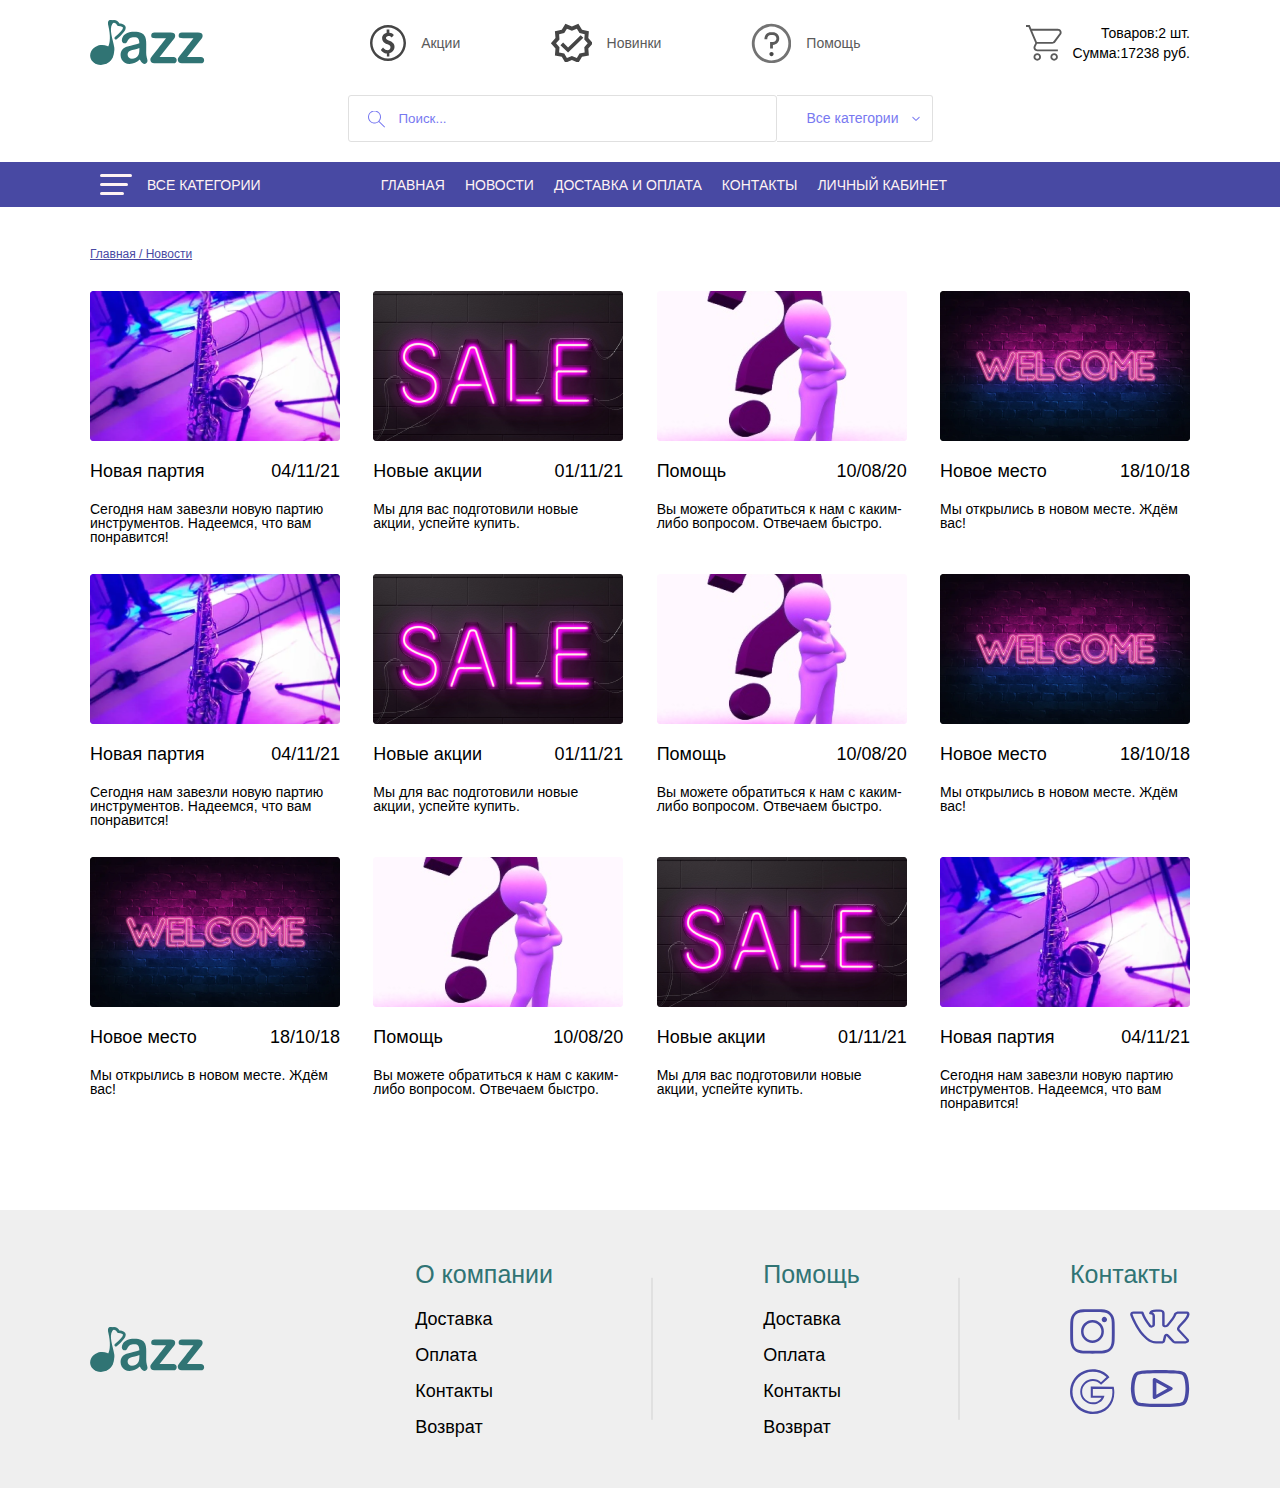
<file: новости.html>
<!DOCTYPE html>
<html lang="ru">
<head>
	<meta charset="UTF-8">
	<meta http-equiv="X-UA-Compatible" content="IE=edge">
	<meta name="viewport" content="width=device-width, initial-scale=1.0">
	<link href="https://fonts.googleapis.com/css2?family=Roboto:wght@300;400;500;700&display=swap" rel="stylesheet">
	<link rel="stylesheet" href="styles.css">
	<title>Новости</title>
</head>
<body>
	<div class="wrapper">
		<header class="header">
			<div class="header__container container">
				<div class="header__top">
					<a href="index.html" class="header__logo"><img src="img/logo.svg" alt=""></a>
					<div class="header__icons icons-header">
						<a href="##" class="icons-item icons-header__stock">Акции</a>
						<a href="##" class="icons-item icons-header__help">Новинки</a>
						<a href="##" class="icons-item icons-header__new">Помощь</a>
					</div>
					<a href="##" class="header__cart">
						<div class="header__cart-text">
							<p>Товаров:2 шт.</p>
							<p>Сумма:17238 руб.</p>
						</div>
					</a>
				</div>
				<div class="header__search search-header">
					<input type="text" placeholder="Поиск...">
					<a href="##" class="search-header__button">Все категории</a>
				</div>
			</div>
			<nav class="header__nav nav-header">
				<div class="nav-header__container container">
					<a href="##" class="nav-header__all">
						<img src="img/иконки/burger.svg" alt="">
						<p>ВСЕ КАТЕГОРИИ</p>
					</a>
					<ul class="nav-header__list">
						<li class="nav-header__item"><a href="index.html" class="nav-header__link">ГЛАВНАЯ</a></li>
						<li class="nav-header__item"><a href="новости.html" class="nav-header__link">НОВОСТИ</a></li>
						<li class="nav-header__item"><a href="доставка.html" class="nav-header__link">ДОСТАВКА И ОПЛАТА</a></li>
						<li class="nav-header__item"><a href="контакты.html" class="nav-header__link">КОНТАКТЫ</a></li>
						<li class="nav-header__item"><a href="регистрация.html" class="nav-header__link">ЛИЧНЫЙ КАБИНЕТ</a></li>
					</ul>
				</div>
			</nav>
		</header>
		<main class="main">
			<section class="all-news">
				<div class="all-news__container container">
					<p class="pages-nav">Главная  /  Новости</p>
					<div class="all-news__inner news__inner">
						<a href="страница новости.html" class="news__card card-news">
							<img src="img/новости/news1.png" class="card-news__img" alt="">
							<div class="card-news__name">
								<p>Новая партия</p><span class="card-news__date">04/11/21</span>
							</div>
							<p class="card-news__text">Сегодня нам завезли новую партию инструментов. Надеемся, что вам понравится!
							</p>
						</a>
						<a href="" class="news__card card-news">
							<img src="img/новости/news2.png" class="card-news__img" alt="">
							<div class="card-news__name">
								<p>Новые акции</p><span class="card-news__date">01/11/21</span>
							</div>
							<p class="card-news__text">Мы для вас подготовили новые акции, успейте купить.
							</p>
						</a>
						<a href="" class="news__card card-news">
							<img src="img/новости/news3.png" class="card-news__img" alt="">
							<div class="card-news__name">
								<p>Помощь</p><span class="card-news__date">10/08/20</span>
							</div>
							<p class="card-news__text">Вы можете обратиться к нам с каким-либо вопросом. Отвечаем быстро.
							</p>
						</a>
						<a href="" class="news__card card-news">
							<img src="img/новости/news4.png" class="card-news__img" alt="">
							<div class="card-news__name">
								<p>Новое место</p><span class="card-news__date">18/10/18</span>
							</div>
							<p class="card-news__text">Мы открылись в новом месте. Ждём вас!
							</p>
						</a>
						<a href="страница новости.html" class="news__card card-news">
							<img src="img/новости/news1.png" class="card-news__img" alt="">
							<div class="card-news__name">
								<p>Новая партия</p><span class="card-news__date">04/11/21</span>
							</div>
							<p class="card-news__text">Сегодня нам завезли новую партию инструментов. Надеемся, что вам понравится!
							</p>
						</a>
						<a href="" class="news__card card-news">
							<img src="img/новости/news2.png" class="card-news__img" alt="">
							<div class="card-news__name">
								<p>Новые акции</p><span class="card-news__date">01/11/21</span>
							</div>
							<p class="card-news__text">Мы для вас подготовили новые акции, успейте купить.
							</p>
						</a>
						<a href="" class="news__card card-news">
							<img src="img/новости/news3.png" class="card-news__img" alt="">
							<div class="card-news__name">
								<p>Помощь</p><span class="card-news__date">10/08/20</span>
							</div>
							<p class="card-news__text">Вы можете обратиться к нам с каким-либо вопросом. Отвечаем быстро.
							</p>
						</a>
						<a href="" class="news__card card-news">
							<img src="img/новости/news4.png" class="card-news__img" alt="">
							<div class="card-news__name">
								<p>Новое место</p><span class="card-news__date">18/10/18</span>
							</div>
							<p class="card-news__text">Мы открылись в новом месте. Ждём вас!
							</p>
						</a>
						<a href="" class="news__card card-news">
							<img src="img/новости/news4.png" class="card-news__img" alt="">
							<div class="card-news__name">
								<p>Новое место</p><span class="card-news__date">18/10/18</span>
							</div>
							<p class="card-news__text">Мы открылись в новом месте. Ждём вас!
							</p>
						</a>
						<a href="" class="news__card card-news">
							<img src="img/новости/news3.png" class="card-news__img" alt="">
							<div class="card-news__name">
								<p>Помощь</p><span class="card-news__date">10/08/20</span>
							</div>
							<p class="card-news__text">Вы можете обратиться к нам с каким-либо вопросом. Отвечаем быстро.
							</p>
						</a>
						<a href="" class="news__card card-news">
							<img src="img/новости/news2.png" class="card-news__img" alt="">
							<div class="card-news__name">
								<p>Новые акции</p><span class="card-news__date">01/11/21</span>
							</div>
							<p class="card-news__text">Мы для вас подготовили новые акции, успейте купить.
							</p>
						</a>
						<a href="страница новости.html" class="news__card card-news">
							<img src="img/новости/news1.png" class="card-news__img" alt="">
							<div class="card-news__name">
								<p>Новая партия</p><span class="card-news__date">04/11/21</span>
							</div>
							<p class="card-news__text">Сегодня нам завезли новую партию инструментов. Надеемся, что вам понравится!
							</p>
						</a>
					</div>
				</div>
			</section>
		</main>
		<footer class="footer">
			<div class="footer__container container">
				<a href="index.html" class="footer__logo"><img src="img/logo.svg" alt=""></a>
				<div class="footer__about">
					<p class="footer__name">О компании</p>
					<ul class="footer__list">
						<li class="footer__item"><a href="##" class="footer__link">Доставка</a></li>
						<li class="footer__item"><a href="##" class="footer__link">Оплата</a></li>
						<li class="footer__item"><a href="##" class="footer__link">Контакты</a></li>
						<li class="footer__item"><a href="##" class="footer__link">Возврат</a></li>
					</ul>
				</div>
				<div class="footer__help">
					<p class="footer__name">Помощь</p>
					<ul class="footer__list">
						<li class="footer__item"><a href="##" class="footer__link">Доставка</a></li>
						<li class="footer__item"><a href="##" class="footer__link">Оплата</a></li>
						<li class="footer__item"><a href="##" class="footer__link">Контакты</a></li>
						<li class="footer__item"><a href="##" class="footer__link">Возврат</a></li>
					</ul>
				</div>
				<div class="footer__socials socials-footer">
					<p class="footer__name">Контакты</p>
					<div class="socials-footer__inner">
						<a href="##"><img src="img/иконки/inst.svg" alt=""></a>
						<a href="##"><img src="img/иконки/vk.svg" alt=""></a>
						<a href="##"><img src="img/иконки/google.svg" alt=""></a>
						<a href="##"><img src="img/иконки/youtube.svg" alt=""></a>
					</div>
				</div>
			</div>
		</footer>
	</div>
	<script src="script.js"></script>
</body>
</html>
</file>
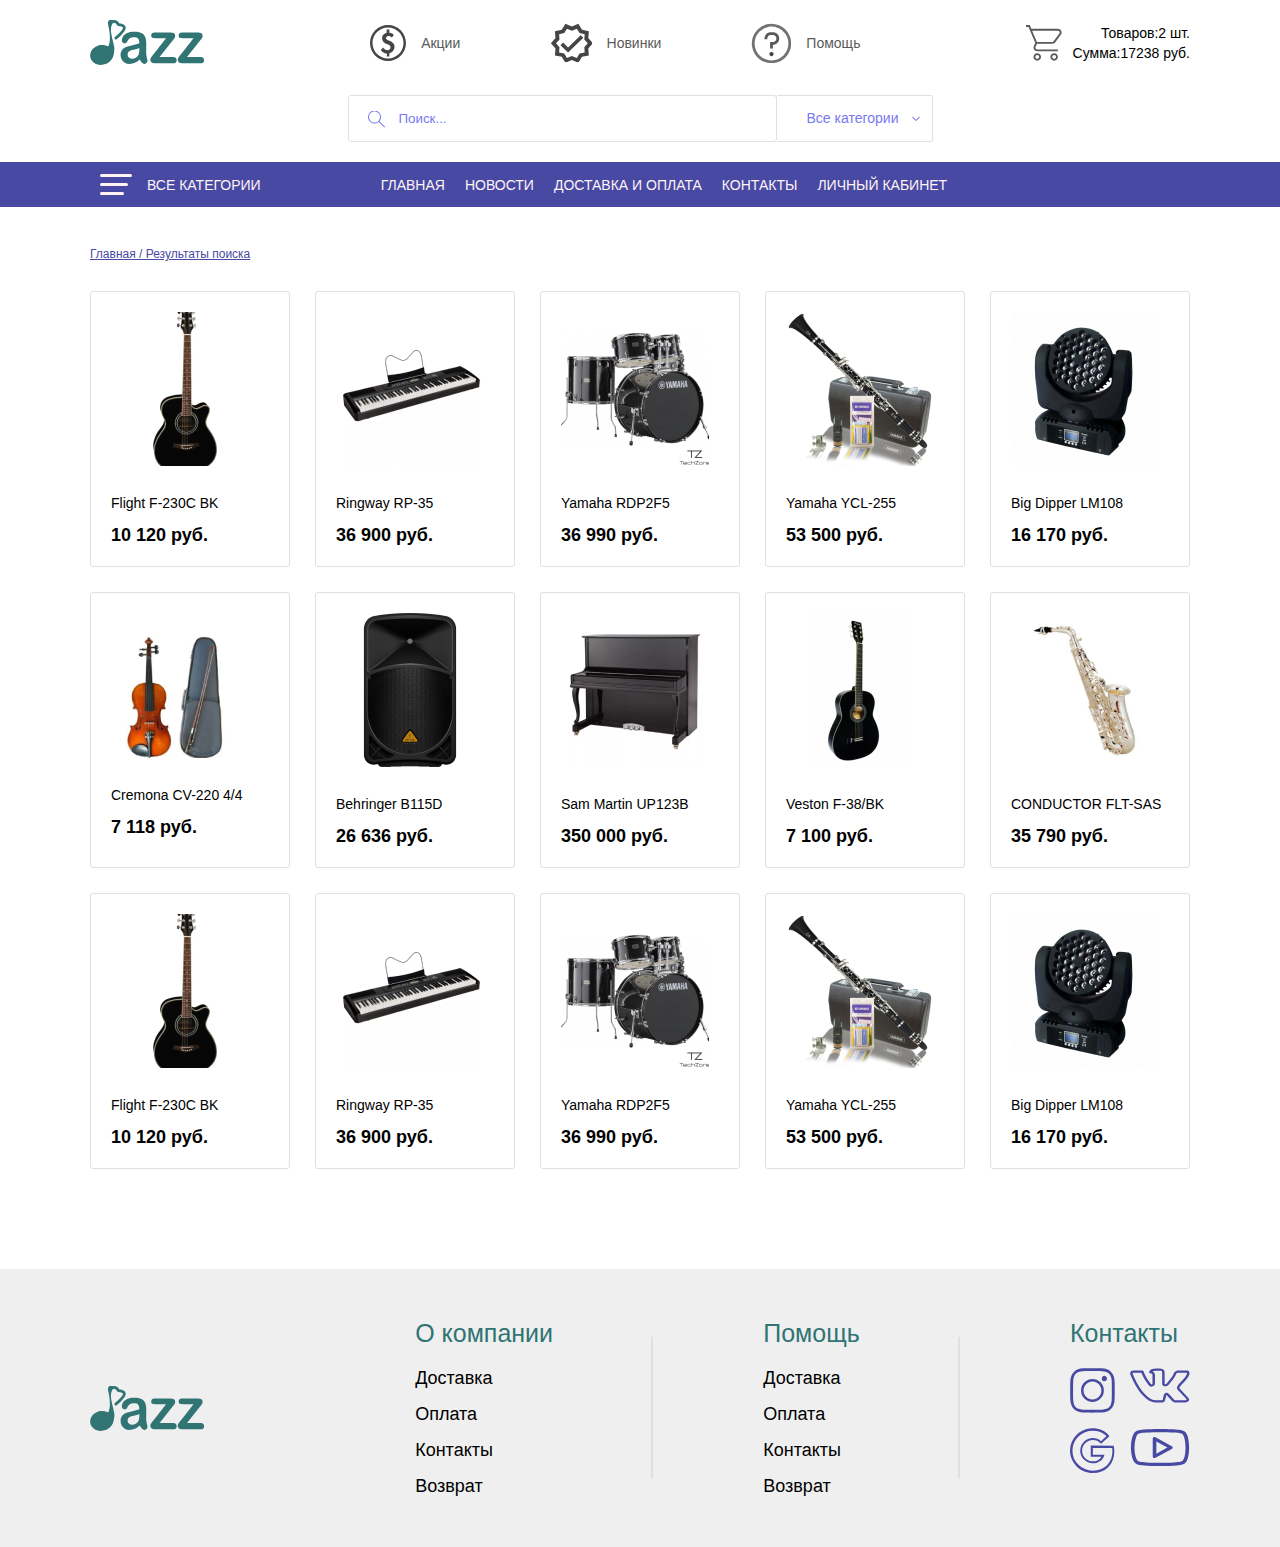
<file: результат поиска.html>
<!DOCTYPE html>
<html lang="ru">

<head>
	<meta charset="UTF-8">
	<meta http-equiv="X-UA-Compatible" content="IE=edge">
	<meta name="viewport" content="width=device-width, initial-scale=1.0">
	<link href="https://fonts.googleapis.com/css2?family=Roboto:wght@300;400;500;700&display=swap" rel="stylesheet">
	<link rel="stylesheet" href="styles.css">
	<title>Результат поиска</title>
</head>

<body>
	<div class="wrapper">
		<header class="header">
			<div class="header__container container">
				<div class="header__top">
					<a href="index.html" class="header__logo"><img src="img/logo.svg" alt=""></a>
					<div class="header__icons icons-header">
						<a href="##" class="icons-item icons-header__stock">Акции</a>
						<a href="##" class="icons-item icons-header__help">Новинки</a>
						<a href="##" class="icons-item icons-header__new">Помощь</a>
					</div>
					<a href="##" class="header__cart">
						<div class="header__cart-text">
							<p>Товаров:2 шт.</p>
							<p>Сумма:17238 руб.</p>
						</div>
					</a>
				</div>
				<div class="header__search search-header">
					<input type="text" placeholder="Поиск...">
					<a href="##" class="search-header__button">Все категории</a>
				</div>
			</div>
			<nav class="header__nav nav-header">
				<div class="nav-header__container container">
					<a href="##" class="nav-header__all">
						<img src="img/иконки/burger.svg" alt="">
						<p>ВСЕ КАТЕГОРИИ</p>
					</a>
					<ul class="nav-header__list">
						<li class="nav-header__item"><a href="index.html" class="nav-header__link">ГЛАВНАЯ</a></li>
						<li class="nav-header__item"><a href="новости.html" class="nav-header__link">НОВОСТИ</a></li>
						<li class="nav-header__item"><a href="доставка.html" class="nav-header__link">ДОСТАВКА И ОПЛАТА</a></li>
						<li class="nav-header__item"><a href="контакты.html" class="nav-header__link">КОНТАКТЫ</a></li>
						<li class="nav-header__item"><a href="личный кабинет.html" class="nav-header__link">ЛИЧНЫЙ КАБИНЕТ</a></li>
					</ul>
				</div>
			</nav>
		</header>
		<main class="main">
			<section class="results">
				<div class="results__container container">
					<p class="pages-nav">Главная / Результаты поиска</p>
					<div class="results__inner card-inner">
						<div class="results__card card-results card">
							<img src="img/популярное/pop1.png" alt="" class="card-results__img card__img">
							<p class="card-results__name card__name">Flight F-230C BK</p>
							<p class="card-results__price card__price">10 120 руб.</p>
						</div>
						<div class="results__card card-results card">
							<img src="img/популярное/pop2.png" alt="" class="card-results__img card__img">
							<p class="card-results__name card__name">Ringway RP-35</p>
							<p class="card-results__price card__price">36 900 руб.</p>
						</div>
						<div class="results__card card-results card">
							<img src="img/популярное/pop3.png" alt="" class="card-results__img card__img">
							<p class="card-results__name card__name">Yamaha RDP2F5</p>
							<p class="card-results__price card__price">36 990 руб.</p>
						</div>
						<div class="results__card card-results card">
							<img src="img/популярное/pop4.png" alt="" class="card-results__img card__img">
							<p class="card-results__name card__name">Yamaha YCL-255</p>
							<p class="card-results__price card__price">53 500 руб.</p>
						</div>
						<div class="results__card card-results card">
							<img src="img/популярное/pop5.png" alt="" class="card-results__img card__img">
							<p class="card-results__name card__name">Big Dipper LM108</p>
							<p class="card-results__price card__price">16 170 руб.</p>
						</div>
						<div class="results__card card-results card">
							<img src="img/поступления/receipts1.png" alt="" class="card-results__img card__img">
							<p class="card-results__name card__name">Cremona CV-220 4/4</p>
							<p class="card-results__price card__price">7 118 руб.</p>
						</div>
						<div class="results__card card-results card">
							<img src="img/поступления/receipts2.png" alt="" class="card-results__img card__img">
							<p class="card-results__name card__name">Behringer B115D</p>
							<p class="card-results__price card__price">26 636 руб.</p>
						</div>
						<div class="results__card card-results card">
							<img src="img/поступления/receipts3.png" alt="" class="card-results__img card__img">
							<p class="card-results__name card__name">Sam Martin UP123B</p>
							<p class="card-results__price card__price">350 000 руб.</p>
						</div>
						<a href="гитара.html" class="results__card card-results card">
							<img src="img/поступления/receipts4.png" alt="" class="card-results__img card__img">
							<p class="card-results__name card__name">Veston F-38/BK</p>
							<p class="card-results__price card__price">7 100 руб.</p>
						</a>
						<div class="results__card card-results card">
							<img src="img/поступления/receipts5.png" alt="" class="card-results__img card__img">
							<p class="card-results__name card__name">CONDUCTOR FLT-SAS</p>
							<p class="card-results__price card__price">35 790 руб.</p>
						</div>
						<div class="results__card card-results card">
							<img src="img/популярное/pop1.png" alt="" class="card-results__img card__img">
							<p class="card-results__name card__name">Flight F-230C BK</p>
							<p class="card-results__price card__price">10 120 руб.</p>
						</div>
						<div class="results__card card-results card">
							<img src="img/популярное/pop2.png" alt="" class="card-results__img card__img">
							<p class="card-results__name card__name">Ringway RP-35</p>
							<p class="card-results__price card__price">36 900 руб.</p>
						</div>
						<div class="results__card card-results card">
							<img src="img/популярное/pop3.png" alt="" class="card-results__img card__img">
							<p class="card-results__name card__name">Yamaha RDP2F5</p>
							<p class="card-results__price card__price">36 990 руб.</p>
						</div>
						<div class="results__card card-results card">
							<img src="img/популярное/pop4.png" alt="" class="card-results__img card__img">
							<p class="card-results__name card__name">Yamaha YCL-255</p>
							<p class="card-results__price card__price">53 500 руб.</p>
						</div>
						<div class="results__card card-results card">
							<img src="img/популярное/pop5.png" alt="" class="card-results__img card__img">
							<p class="card-results__name card__name">Big Dipper LM108</p>
							<p class="card-results__price card__price">16 170 руб.</p>
						</div>
					</div>
				</div>
			</section>
		</main>
		<footer class="footer">
			<div class="footer__container container">
				<a href="index.html" class="footer__logo"><img src="img/logo.svg" alt=""></a>
				<div class="footer__about">
					<p class="footer__name">О компании</p>
					<ul class="footer__list">
						<li class="footer__item"><a href="##" class="footer__link">Доставка</a></li>
						<li class="footer__item"><a href="##" class="footer__link">Оплата</a></li>
						<li class="footer__item"><a href="##" class="footer__link">Контакты</a></li>
						<li class="footer__item"><a href="##" class="footer__link">Возврат</a></li>
					</ul>
				</div>
				<div class="footer__help">
					<p class="footer__name">Помощь</p>
					<ul class="footer__list">
						<li class="footer__item"><a href="##" class="footer__link">Доставка</a></li>
						<li class="footer__item"><a href="##" class="footer__link">Оплата</a></li>
						<li class="footer__item"><a href="##" class="footer__link">Контакты</a></li>
						<li class="footer__item"><a href="##" class="footer__link">Возврат</a></li>
					</ul>
				</div>
				<div class="footer__socials socials-footer">
					<p class="footer__name">Контакты</p>
					<div class="socials-footer__inner">
						<a href="##"><img src="img/иконки/inst.svg" alt=""></a>
						<a href="##"><img src="img/иконки/vk.svg" alt=""></a>
						<a href="##"><img src="img/иконки/google.svg" alt=""></a>
						<a href="##"><img src="img/иконки/youtube.svg" alt=""></a>
					</div>
				</div>
			</div>
		</footer>
	</div>
	<script src="script.js"></script>
</body>

</html>
</file>
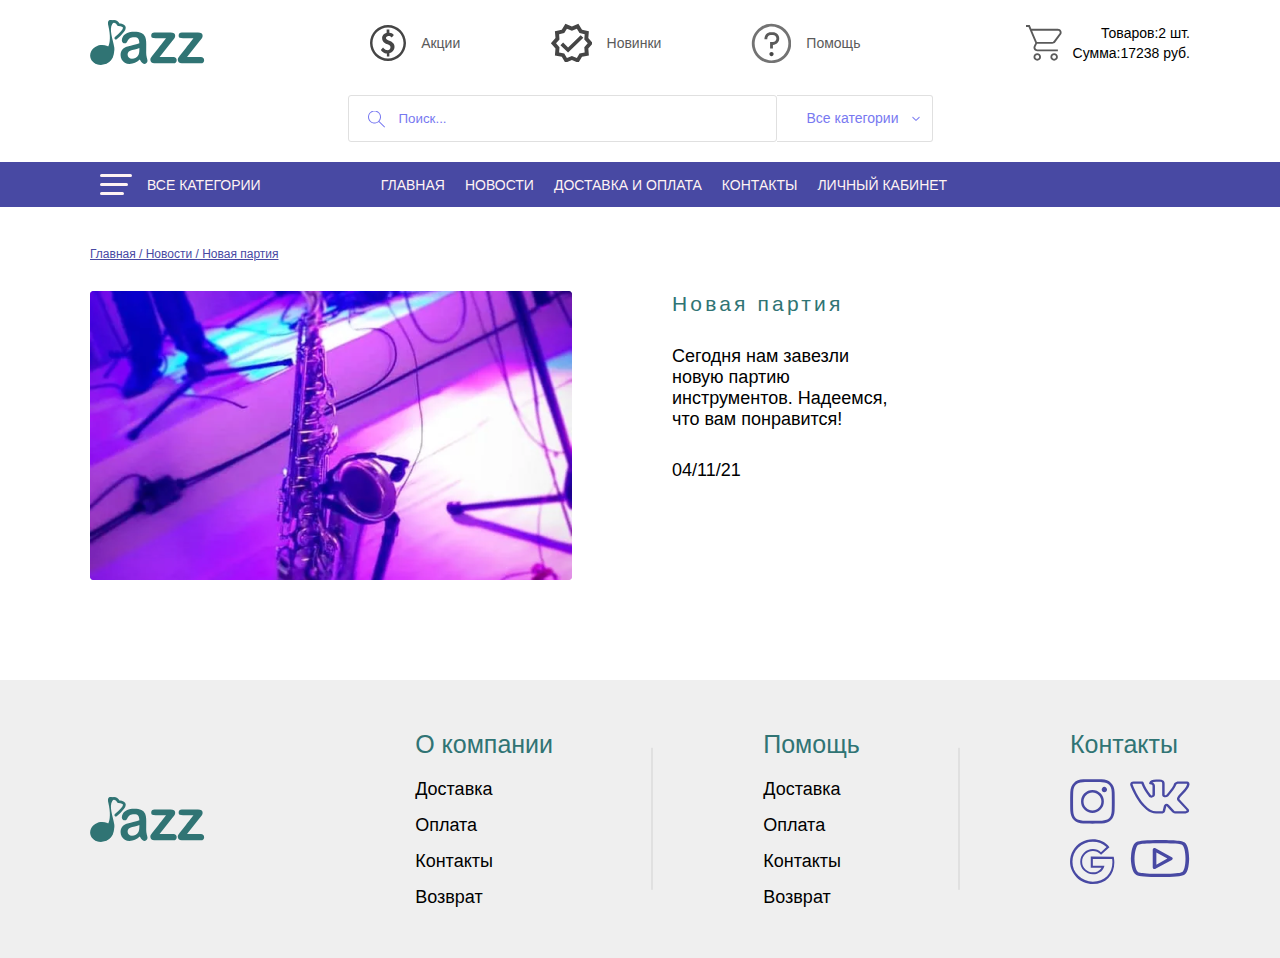
<file: страница новости.html>
<!DOCTYPE html>
<html lang="ru">

<head>
	<meta charset="UTF-8">
	<meta http-equiv="X-UA-Compatible" content="IE=edge">
	<meta name="viewport" content="width=device-width, initial-scale=1.0">
	<link href="https://fonts.googleapis.com/css2?family=Roboto:wght@300;400;500;700&display=swap" rel="stylesheet">
	<link rel="stylesheet" href="styles.css">
	<title>Новая партия</title>
</head>

<body>
	<div class="wrapper">
		<header class="header">
			<div class="header__container container">
				<div class="header__top">
					<a href="index.html" class="header__logo"><img src="img/logo.svg" alt=""></a>
					<div class="header__icons icons-header">
						<a href="##" class="icons-item icons-header__stock">Акции</a>
						<a href="##" class="icons-item icons-header__help">Новинки</a>
						<a href="##" class="icons-item icons-header__new">Помощь</a>
					</div>
					<a href="##" class="header__cart">
						<div class="header__cart-text">
							<p>Товаров:2 шт.</p>
							<p>Сумма:17238 руб.</p>
						</div>
					</a>
				</div>
				<div class="header__search search-header">
					<input type="text" placeholder="Поиск...">
					<a href="##" class="search-header__button">Все категории</a>
				</div>
			</div>
			<nav class="header__nav nav-header">
				<div class="nav-header__container container">
					<a href="##" class="nav-header__all">
						<img src="img/иконки/burger.svg" alt="">
						<p>ВСЕ КАТЕГОРИИ</p>
					</a>
					<ul class="nav-header__list">
						<li class="nav-header__item"><a href="index.html" class="nav-header__link">ГЛАВНАЯ</a></li>
						<li class="nav-header__item"><a href="новости.html" class="nav-header__link">НОВОСТИ</a></li>
						<li class="nav-header__item"><a href="доставка.html" class="nav-header__link">ДОСТАВКА И ОПЛАТА</a></li>
						<li class="nav-header__item"><a href="контакты.html" class="nav-header__link">КОНТАКТЫ</a></li>
						<li class="nav-header__item"><a href="регистрация.html" class="nav-header__link">ЛИЧНЫЙ КАБИНЕТ</a></li>
					</ul>
				</div>
			</nav>
		</header>
		<main class="main">
			<section class="news-page">
				<div class="news-page__container container">
					<p class="pages-nav">Главная / Новости / Новая партия</p>
					<div class="news-page__inner">
						<img src="img/новости/page-news.png" alt="" class="news-page__img">
						<div class="news-page__text">
							<p class="news-page__name">Новая партия</p>
							<p class="news-page__desc">Сегодня нам завезли новую партию инструментов. Надеемся, что вам понравится!
							</p>
							<p class="news-page__date">04/11/21</p>
						</div>
					</div>
				</div>
			</section>
		</main>
		<footer class="footer">
			<div class="footer__container container">
				<a href="index.html" class="footer__logo"><img src="img/logo.svg" alt=""></a>
				<div class="footer__about">
					<p class="footer__name">О компании</p>
					<ul class="footer__list">
						<li class="footer__item"><a href="##" class="footer__link">Доставка</a></li>
						<li class="footer__item"><a href="##" class="footer__link">Оплата</a></li>
						<li class="footer__item"><a href="##" class="footer__link">Контакты</a></li>
						<li class="footer__item"><a href="##" class="footer__link">Возврат</a></li>
					</ul>
				</div>
				<div class="footer__help">
					<p class="footer__name">Помощь</p>
					<ul class="footer__list">
						<li class="footer__item"><a href="##" class="footer__link">Доставка</a></li>
						<li class="footer__item"><a href="##" class="footer__link">Оплата</a></li>
						<li class="footer__item"><a href="##" class="footer__link">Контакты</a></li>
						<li class="footer__item"><a href="##" class="footer__link">Возврат</a></li>
					</ul>
				</div>
				<div class="footer__socials socials-footer">
					<p class="footer__name">Контакты</p>
					<div class="socials-footer__inner">
						<a href="##"><img src="img/иконки/inst.svg" alt=""></a>
						<a href="##"><img src="img/иконки/vk.svg" alt=""></a>
						<a href="##"><img src="img/иконки/google.svg" alt=""></a>
						<a href="##"><img src="img/иконки/youtube.svg" alt=""></a>
					</div>
				</div>
			</div>
		</footer>
	</div>
	<script src="script.js"></script>
</body>

</html>
</file>
<file: styles.css>
/*Обнуление*/
*{
	padding: 0;
	margin: 0;
	border: 0;
}
*,*:before,*:after{
	-moz-box-sizing: border-box;
	-webkit-box-sizing: border-box;
	box-sizing: border-box;
}
:focus,:active{outline: none;}
a:focus,a:active{outline: none;}

nav,footer,header,aside{display: block;}

html,body{
	height: 100%;
	width: 100%;
	font-size: 100%;
	line-height: 1;
	font-size: 14px;
	-ms-text-size-adjust: 100%;
	-moz-text-size-adjust: 100%;
	-webkit-text-size-adjust: 100%;
}
input,button,textarea{font-family:inherit;}

input::-ms-clear{display: none;}
button{cursor: pointer;}
button::-moz-focus-inner {padding:0;border:0;}
a, a:visited{text-decoration: none;}
a:hover{text-decoration: none;}
ul li{list-style: none;}
img{vertical-align: top;}

h1,h2,h3,h4,h5,h6{font-size:inherit;font-weight: 400;}
/*--------------------*/
body{
	font-family: 'мн', sans-serif;
	height: 100%;
}
.container{
	max-width: 1100px;
	margin: 0 auto;
}
.wrapper{
	min-height: 100%;
	display: flex;
	flex-direction: column;
}
.main{
	flex: 1 1 auto;
}
.sect-title{
	color: #4849A3;
	font-size: 24px;
	line-height: 28px;
	margin-bottom: 40px;
}
.pages-nav{
	margin: 40px 0 30px 0;
	font-weight: 400;
	font-size: 12px;
	line-height: 14px;
	text-decoration-line: underline;
	color: #4849A3;
}
/*-----------------РЕКЛАМА---------------------*/
.advertising{
	background-color: #4849A3;
}
.advertising__container{
	display: flex;
	padding: 15px 0;
	justify-content: center;
	align-items: center;
}
.advertising__text{
	margin-left: auto;
	text-decoration-line: underline;
	color: #FFF3F3;
}
.advertising__close{
	margin-left: 430px;
	cursor: pointer;
	transition: 0.2s linear all;
}
.advertising__close:hover{
	transform: scale(1.2)
}
/*----------------ШАПКА----------------------*/
.header__container{
	padding: 20px 0;
}
.header__top{
	display: flex;
	align-items: center;
	justify-content: space-between;
}
.icons-header{
	display: flex;
	column-gap: 90px;
}
.icons-item{
	display: flex;
	align-items: center;
	column-gap: 15px;
	color: #5A5A5A;
	transition: 0.2s linear all;
}
.icons-item:hover{
	transform: scale(1.05);
	color: black;
}
.icons-header__stock::before{
	content: '';
	display: block;
	background-image: url('img/иконки/stock.svg');
	width: 36px;
	height: 36px;
}
.icons-header__help::before{
	content: '';
	display: block;
	background-image: url('img/иконки/novelties.svg');
	width: 41.25px;
	height: 39.38px;
}
.icons-header__new::before{
	content: '';
	display: block;
	background-image: url('img/иконки/help.svg');
	width: 40px;
	height: 40px;
}
.header__cart{
	display: flex;
	align-items: center;
	column-gap: 10px;
}
.header__cart::before{
	content: '';
	display: block;
	width: 37px;
	height: 36px;
	background-image: url('img/иконки/cart.svg');
	background-repeat: no-repeat;
}
.header__cart-text{
	display: flex;
	flex-direction: column;
	align-items: flex-end;
	row-gap: 6px;
	color: black;
}
.search-header{
	display: flex;
	justify-content: center;
	margin: 30px auto 0;
	position: relative;
	max-width: 585px;
}
.search-header::before{
	content: '';
	display: block;
	width: 17px;
	position: absolute;
	left: 20px;
	cursor: pointer;
	top: 50%;
	transform: translateY(-50%);
	height: 17px;
	background-image: url('img/иконки/search.svg');
}
.search-header input{
	border: 1px solid #E0E0E0;
	border-radius: 3px;
	display: block;
	width: 100%;
	padding: 15px 15px 15px 50px;
	color: #7879F1;
}
.search-header input::placeholder{
	color: inherit;
}
.search-header a{
	border: 1px solid #E0E0E0;
	border-left: none;
	display: block;
	border-radius: 0 3px 3px 0;
	color: #7879F1;
	padding: 15px 30px;
	min-width: 156px;
	position: relative;
}
.search-header a::after{
	content: '';
	display: block;
	position: absolute;
	top: 55%;
	transform: translateY(-50%);
	right: 10px;
	background-image: url('img/иконки/arrBottom.svg');
	width: 10px;
	height: 10px;
	background-repeat: no-repeat;
}
/*--------------------------------------*/
.nav-header{
	background: #4849A3;
}
.nav-header__container{
	display: flex;
	align-items: center;
}
.nav-header__all{
	display: flex;
	color: #FFF3F3;
	align-items: center;
	column-gap: 15px;
	transition: 0.2s linear all;
	padding: 12px 10px;
	margin-right: 100px;
}
.nav-header__all:hover{
	background-color: #7879F1;
}
.nav-header__list{
	display: flex;
}
.nav-header__link{
	transition: 0.2s linear all;
	display: block;
	padding: 15px 10px;
	color: #FFF3F3;
}
.nav-header__link:hover{
	background-color: #7879F1;
}
/*--------------------------------------*/
/*-----------------РЕКЛАМА---------------------*/
/*--------------------------------------*/
.swiper {
	margin-top: 60px;
	width: 100%;
	height: 505px;
}
.swiper-button-prev::after{
	color: #7879F1;
	font-size: 40px;
}
.swiper-button-next::after{
	color: #7879F1;
	font-size: 40px;
}
.swiper-pagination-bullet{
	background-color: white;
}
.swiper-pagination-bullet.swiper-pagination-bullet-active{
	background-color: #7879F1;
}
.advertisinggg{
	margin-bottom: 60px;
}
.advertisinggg__row{
	display: flex;
	margin-top: 60px;
	justify-content: space-between;
} 	
/*--------------------------------------*/
/*----------------ПОПУЛЯРНОЕ----------------------*/
/*--------------------------------------*/
.card-inner{
	display: flex;
	justify-content: space-between;
	flex-wrap: wrap;
}
.card{
	padding: 20px;
	border: 1px solid #E0E0E0;
	border-radius: 3px;
	transition: 0.2s linear all;
}
.card:hover{
	cursor: pointer;
	transform: translate(-10px,-10px);
}
.card__name{
	font-weight: 300;
	margin: 30px 0px 15px 0px;
	color: #000000;
}
.card__price{
	font-weight: 700;
	font-size: 18px;
	line-height: 21px;
	color: #000000;
}
/*--------------------------------------*/
.receipts{
	margin-bottom: 100px;
}
/*--------------------------------------*/
.note{
	width: 100%;
	margin: 100px 0;
}
/*--------------------------------------*/
/*--------------------------------------*/
.news__inner{
	display: flex;
	justify-content: space-between;
}
.all-news__inner{
	flex-wrap: wrap;
	row-gap: 30px;
}
.card-news{
	color: #000000;
	max-width: 250px;
	transition: 0.2s linear all;
}
.card-news:hover{
	cursor: pointer;
	transform: scale(1.05);
}
.card-news__name{
	margin: 20px 0;
	font-size: 18px;
	line-height: 21px;
	display: flex;
	justify-content: space-between;
}
.card-news__date{
	font-weight: 300;
	font-size: 18px;
	line-height: 21px;
}
.card-news__text{
	font-weight: 300;
}
/*--------------------------------------*/
/*---------------СТРАНИЦА НОВОСТЕЙ-----------------------*/
/*--------------------------------------*/
.news-page__inner{
	display: flex;
	column-gap: 100px;
}
.news-page__name{
	font-weight: 400;
	font-size: 21px;
	line-height: 25px;
	letter-spacing: 0.15em;
	color: #307474;
	
}
.news-page__desc{
	font-weight: 300;
	font-size: 18px;
	line-height: 21px;
	margin: 30px 0;
	max-width: 230px;
}
.news-page__date{
	font-weight: 300;
	font-size: 18px;
	line-height: 21px;
}
/*--------------------------------------*/
/*----------------КОНТАКТЫ----------------------*/
/*--------------------------------------*/
.contacts__inner{
	display: flex;
	column-gap: 50px;
	align-items: flex-start;
}
.contacts__list{
	padding: 20px;
	min-width: 270px;
	border: 1px solid #E0E0E0;
}
.contacts__list ul{
	margin-top: 20px;
	display: flex;
	flex-direction: column;
	row-gap: 30px;
}
.contacts-title{
	font-weight: 700;
	font-size: 16px;
	line-height: 19px;
	letter-spacing: 0.15em;
	color: #307474;
	text-transform: uppercase;
	
}
.contacts__item{
	color: #5A5A5A;
	display: flex;
	column-gap: 20px;
	align-items: center;
}
.contacts-address::before{
	content: '';
	display: block;
	background-image: url('img/иконки/geo.svg');
	width: 16.5px;
	height: 24px;
}
.contacts-phone::before{
	content: '';
	display: block;
	background-image: url('img/иконки/bi_phone.svg');
	width: 16px;
	height: 25px;
}
.contacts-mail{
	column-gap: 16px;
}
.contacts-mail::before{
	content: '';
	display: block;
	background-image: url('img/иконки/mail.svg');
	width: 23.5px;
	height: 22px;
	position: relative;
	margin-left: -3px;
}
.contacts__geo{
	padding: 20px;
	width: 100%;
	border: 1px solid #E0E0E0;
}
.contacts__geo-wrapper{
	margin-top: 20px;
	height: 582px;
	position: relative;
	overflow: hidden;
}
.contacts-map{
	width: 100%;
	height: 100%;
}
/*--------------------------------------*/
/*-----------------ДОСТАВКА И ОПЛАТА--------*/
/*--------------------------------------*/
.delivery-title{
	font-weight: 700;
	font-size: 20px;
	line-height: 23px;
	letter-spacing: 0.15em;
	margin-bottom: 25px;
	color: #307474;
}
.delivery__list{
	display: flex;
	flex-direction: column;
	row-gap: 15px;
}
.delivery__list:not(:last-child){
	margin-bottom: 30px;
}
.delivery__item{
	font-size: 18px;
	line-height: 21px;
	color: #5A5A5A;
	display: flex;
	column-gap: 12px;
	align-items: center;
}
.delivery__item::before{
	content: '';
	display: block;
	background-image: url('img/иконки/li.svg');
	width: 15px;
	height: 18px;
}
.delivery__inner{
	padding: 20px;
	border: 1px solid #E0E0E0;
	max-width: 275px;
	position: relative;
}
.delivery__inner::after{
	content: '';
	display: block;
	position: absolute;
	width: 223px;
	height: 175px;
	right: -100%;
	top: 50%;
	transform: translateY(-50%);
	background-image: url('img/иконки/delivery.svg');
}
/*--------------------------------------*/
/*------------------РЕГИСТРАЦИЯ--------------------*/
/*--------------------------------------*/
.reg-form{
	display: flex;
	flex-direction: column;
}
.reg__inner{
	display: flex;
	padding: 70px 0;
	flex-direction: column;
	align-items: center;
}
.reg-title{
	text-align: center;
	color: #307474;
	font-size: 18px;
	margin-bottom: 30px;
	line-height: 22px;
}
.reg-form__name{
	font-weight: 300;
	color: #5A5A5A;
	margin: 0 0px 10px 0px;
}
.reg-form__input{
	display: block;
	padding: 5px 10px;
	color: #5A5A5A;
	border: 1px solid #E0E0E0;
	border-radius: 3px;
	position: relative;
	width: 230px;
}
.reg-form__forgot{
	display: block;
	align-self: center;
	margin: 20px 0;
	text-decoration-line: underline;
	color: #307474;
}
.reg-form__submit{
	color: #FFF3F3;
	padding: 10px 25px	;
	background: #4849A3;
	display: inline-block;
	align-self: center;
	transition: 0.2s linear all;
}
.reg-form__submit:hover{
	transform: scale(1.1);
}
.reg-form__label{
	position: relative;
}
.reg-form__label:not(:last-child){
	margin-bottom: 15px;

}
.is-invalid{
	border:1px solid red;
}
.is-label-invalid{
	position: absolute;
	right: 0;
	bottom: -15px;
	font-size: 12px;
}
/*--------------------------------------*/
/*--------------ВХОД------------------------*/
/*--------------------------------------*/
.login__container{
	display: flex;
	justify-content: center;
	padding-top: 70px;
}
.login__container form{
	display: flex;
	flex-direction: column;
	align-items: center;
}
.login-label{

}
.login-button{
	position: relative;
	padding: 10px 40px;
	margin: 20px 0px 30px 0px;
}
.login-button::before{
	content: '';
	display: block;
	width: 175px;
	height: 1px;
	background-color: #E0E0E0;
	position: absolute;
	bottom: -15px;
	left: -25%;
}
.login-forgot{
	margin: 0;
}
/*--------------------------------------*/
/*---------------ВОССТАНОВЛЕНИЕ-----------------------*/
/*--------------------------------------*/
.heal__container{
	display: flex;
	padding-top: 70px;
	flex-direction: column;
	align-items: center;
}
.heal-label{
	text-align: left;
	margin: 25px auto !important;
}
.heal__text{
	color: #5A5A5A;
	text-align: center;
	max-width: 300px;
	font-weight: 300;
}
.heal-button{
	margin: 0;
}
/*--------------------------------------*/
/*-------------ЛИЧНЫЙ КАБИНЕТ-------------------------*/
/*--------------------------------------*/
.lk__inner{
	display: flex;
	column-gap: 30px;
}
.board-lk__title{
	font-weight: 700;
	font-size: 16px;
	line-height: 19px;
	letter-spacing: 0.15em;
	color: #307474;
	padding-bottom: 15px;
	border-bottom: 3px solid #E0E0E0;
	margin-bottom: 20px;
}
.board-lk__list{
	display: flex;
	flex-direction: column;
	row-gap: 15px;
}
.board-lk__list:not(:last-child){
	margin-bottom: 30px;
}
.board-lk__link{
	color: #5A5A5A;
	transition: 0.2s linear all;
}
.board-lk__link:hover{
	text-decoration: underline;
}
.board-lk{
	min-width: 251px;
	border: 1px solid #E0E0E0;
	padding:20px;
}
.content-lk__title{
	font-weight: 500;
	font-size: 21px;
	line-height: 25px;
	color: #307474;
	margin-bottom: 20px	;
}
.content-lk__text{
	color: #5A5A5A;
}
.content-lk__text:not(:last-child){
	margin-bottom: 50px;
}
/*--------------------------------------*/
/*----------------ОШИБКА----------------------*/
/*--------------------------------------*/
.error{

}
.error__inner{
	display: flex;
	flex-direction: column;
	align-items: center;
}
.error__inner-text{
	color: #5A5A5A;
	max-width: 445px;
	text-align: center;
}
.error__inner-wrapper{
	position: relative;
	margin-top: 100px;
}
.error__img{

}
.error__img2{
	position: absolute;
	bottom: 0;
	left: -180px;
}
.error__img3{
	right: -180px;
	position: absolute;
}
/*--------------------------------------*/
.results__inner{
	row-gap: 25px;
}
.card-results{
	width: 200px;
}
/*--------------------------------------*/
/*--------------ПОДВАЛ------------------------*/
/*--------------------------------------*/
.footer{
	padding: 50px 0;
	margin-top: 100px;
	background: #EFEFEF;
}
.footer__container{
	align-items: flex-start;
	display: flex;
	justify-content: space-between;
}
.footer__logo{
	align-self: center;
}
.footer__list{
	display: flex;
	flex-direction: column;
	row-gap: 15px;
	position: relative;
}
.footer__help,
.footer__about{
	position: relative;
}
.footer__help::before,
.footer__about::before{
	content: '';
	display: block;
	height: 80%;
	width: 2px;
	top: 50%;
	transform: translateY(-50%);
	right: -100px;
	background-color: #E0E0E0;
	position: absolute;
}
.footer__name{
	font-weight: 500;
	font-size: 25px;
	line-height: 29px;
	margin-bottom: 20px;
	color: #307474;
}
.footer__link{
	font-weight: 300;
	font-size: 18px;
	color: #000000;
	line-height: 21px;
}
.footer__item{
	transition: 0.2s linear all;
}
.footer__item:hover{
	transform: scale(1.05);
}
.socials-footer a{
	transition: 0.2s linear all;
}
.socials-footer a:hover{
	transform: scale(1.05);
}
.socials-footer__inner{
	display: flex;
	flex-wrap: wrap;
	max-width: 120px;
	gap: 15px;
}
/*--------------------------------------*/
/*----------------ГИТАРА----------------------*/
/*--------------------------------------*/
.guitar__inner{
	display: flex;
	column-gap: 85px;
	align-items: center;
	justify-content: center;
}
.desc-guitar__name{
	font-weight: 500;
	font-size: 20px;
	line-height: 23px;
	letter-spacing: 0.1em;
	color: #307474;
	
}
.desc-guitar__price{
	font-weight: 500;
	font-size: 24px;
	line-height: 28px;
	letter-spacing: 0.05em;
	color: #000000;
	margin: 30px 0px 40px 0px;
}
.desc-guitar__text{
	line-height: 25px;
	color: #5A5A5A;
}
.desc-guitar__all{
	margin: 25px 0px 45px 0px;
	font-weight: 400;
	font-size: 12px;
	line-height: 14px;
	text-decoration-line: underline;
	display: block;
	color: #4849A3;
	
}
.desc-guitar__button{
	color: #FFF3F3;
	transition: 0.2s linear all;
	background: #307474;
	padding: 10px 45px;
	display: inline-block;
}
.desc-guitar__button:hover{
	background-color: #404b4b;
	transform: scale(1.05);
}
.charact-guitar{
	margin-top: 60px;
	border: 1px solid #E0E0E0;
}
.charact-guitar__nav{
	display: flex;
	padding-left: 40px;
	column-gap: 20px;
	border-bottom: 1px solid #E0E0E0;
}
.link-active{
	color: #4849A3 !important;
}
.charact-guitar__nav a{
	padding: 10px;
	display: block;
	font-weight: 500;
	font-size: 18px;
	line-height: 20px;
	letter-spacing: 0.1em;
	color: #5A5A5A;
}
.charact-guitar__content{
	padding: 20px 40px 20px 40px;
}
.charact-guitar__content p{
	font-size: 14px;
	line-height: 167%;
	color: #5A5A5A;
}
.guitar__same{
	font-weight: 400;
	font-size: 24px;
	line-height: 28px;
	color: #4849A3;
	margin: 65px 0px 35px 0px;
}
</file>
